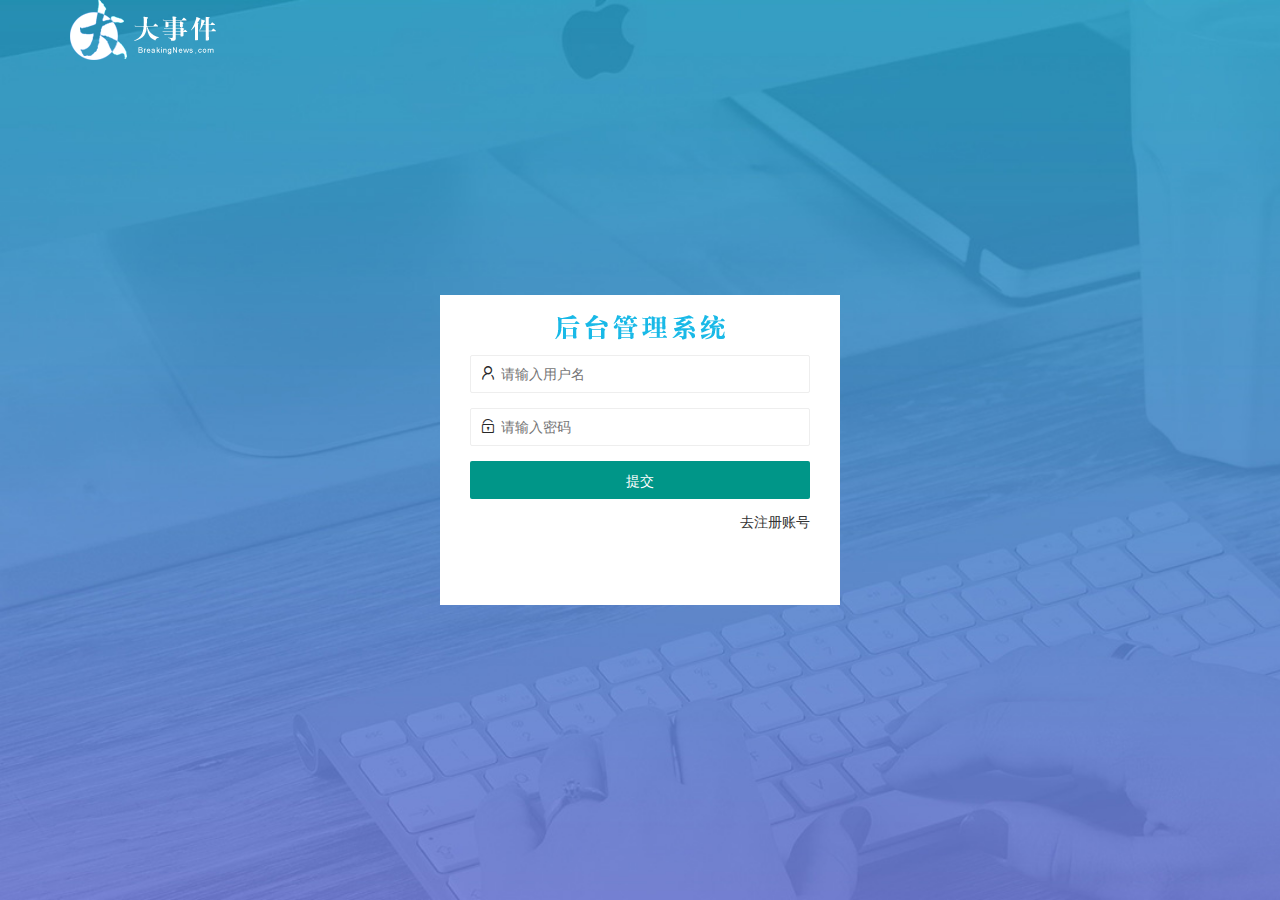
<file: index.html>
<!DOCTYPE html>
<html lang="en">
  <head>
    <meta charset="UTF-8" />
    <meta name="viewport" content="width=device-width, initial-scale=1.0" />
    <title>后台主页</title>
    <!-- 导入 layui 的样式表 -->
    <link rel="stylesheet" href="./assets/layui/css/layui.css" />
    <link rel="stylesheet" href="./assets/fonts/iconfont.css" />
    <link rel="stylesheet" href="./assets/css/index.css" />
    <script>
      if (!localStorage.getItem("token")) {
        location.href = "/login.html";
      }
    </script>
  </head>
  <body class="layui-layout-body">
    <div class="layui-layout layui-layout-admin">
      <div class="layui-header">
        <div class="layui-logo">
          <img src="/assets/images/logo.png" alt="" />
        </div>
        <!-- 头部区域（可配合layui已有的水平导航） -->
        <ul class="layui-nav layui-layout-right">
          <li class="layui-nav-item">
            <a href="javascript:;" class="userinfo">
              <img style="display: none" src="http://t.cn/RCzsdCq" class="layui-nav-img" />
              <span style="display: none" class="text-avatar">A</span>
              个人中心
            </a>
            <dl class="layui-nav-child">
              <dd><a href="./user/user_info.html" target="fm">基本资料</a></dd>
              <dd><a href="./user/user_avatar.html" target="fm">更换头像</a></dd>
              <dd><a href="/user/user_pwd.html" target="fm">重置密码</a></dd>
            </dl>
          </li>
          <li class="layui-nav-item">
            <a href="javascript:;" id="btnout"> <span class="iconfont icon-tuichu"></span>退出</a>
          </li>
        </ul>
      </div>

      <div class="layui-side layui-bg-black">
        <div class="userinfo">
          <img style="display: none" src="http://t.cn/RCzsdCq" class="layui-nav-img" />
          <span style="display: none" class="text-avatar">A</span>
          <span id="welcome"></span>
        </div>
        <div class="layui-side-scroll">
          <!-- 左侧导航区域（可配合layui已有的垂直导航） -->
          <ul lay-shrink="all" class="layui-nav layui-nav-tree" lay-filter="test">
            <li class="layui-nav-item layui-this">
              <a href="/home/dashboard.html" target="fm"><span class="iconfont icon-home"></span>首页</a>
            </li>
            <li class="layui-nav-item">
              <a class="" href="javascript:;"> <span class="iconfont icon-16"></span>文章管理</a>
              <dl class="layui-nav-child">
                <dd>
                  <a href="./artcle/art_cate.html" target="fm"><span class="layui-icon layui-icon-app"></span>文章类别</a>
                </dd>
                <dd>
                  <a href="./artcle/art_list.html" target="fm"><span class="layui-icon layui-icon-app"></span>文章列表</a>
                </dd>
                <dd>
                  <a href="./artcle/art_pub.html" target="fm"><span class="layui-icon layui-icon-app"></span>发表文章</a>
                </dd>
              </dl>
            </li>
            <li class="layui-nav-item">
              <a href="javascript:;"><span class="iconfont icon-user"></span>个人中心</a>
              <dl class="layui-nav-child">
                <dd><a href="./user/user_info.html" target="fm" class="layui-icon layui-icon-app">基本资料</a></dd>
                <dd><a href="./user/user_avatar.html" target="fm" class="layui-icon layui-icon-app">更换头像</a></dd>
                <dd><a href="/user/user_pwd.html" target="fm" class="layui-icon layui-icon-app">重置密码</a></dd>
              </dl>
            </li>
          </ul>
        </div>
      </div>

      <div class="layui-body">
        <!-- 内容主体区域 -->
        <iframe name="fm" src="/home/dashboard.html" frameborder="0"></iframe>
        <!-- <iframe name="fm" src="./user/user_info.html" frameborder="0"></iframe> -->
      </div>

      <div class="layui-footer">
        <!-- 底部固定区域 -->
      </div>
    </div>
    <!-- 导入 layui 的JS文件 -->
    <script src="/assets/lib/layui/layui.all.js"></script>
    <script src="./assets/lib/jquery.js"></script>
    <script src="./assets/js/base.js"></script>
    <script src="./assets/js/index.js"></script>
  </body>
</html>
</file>
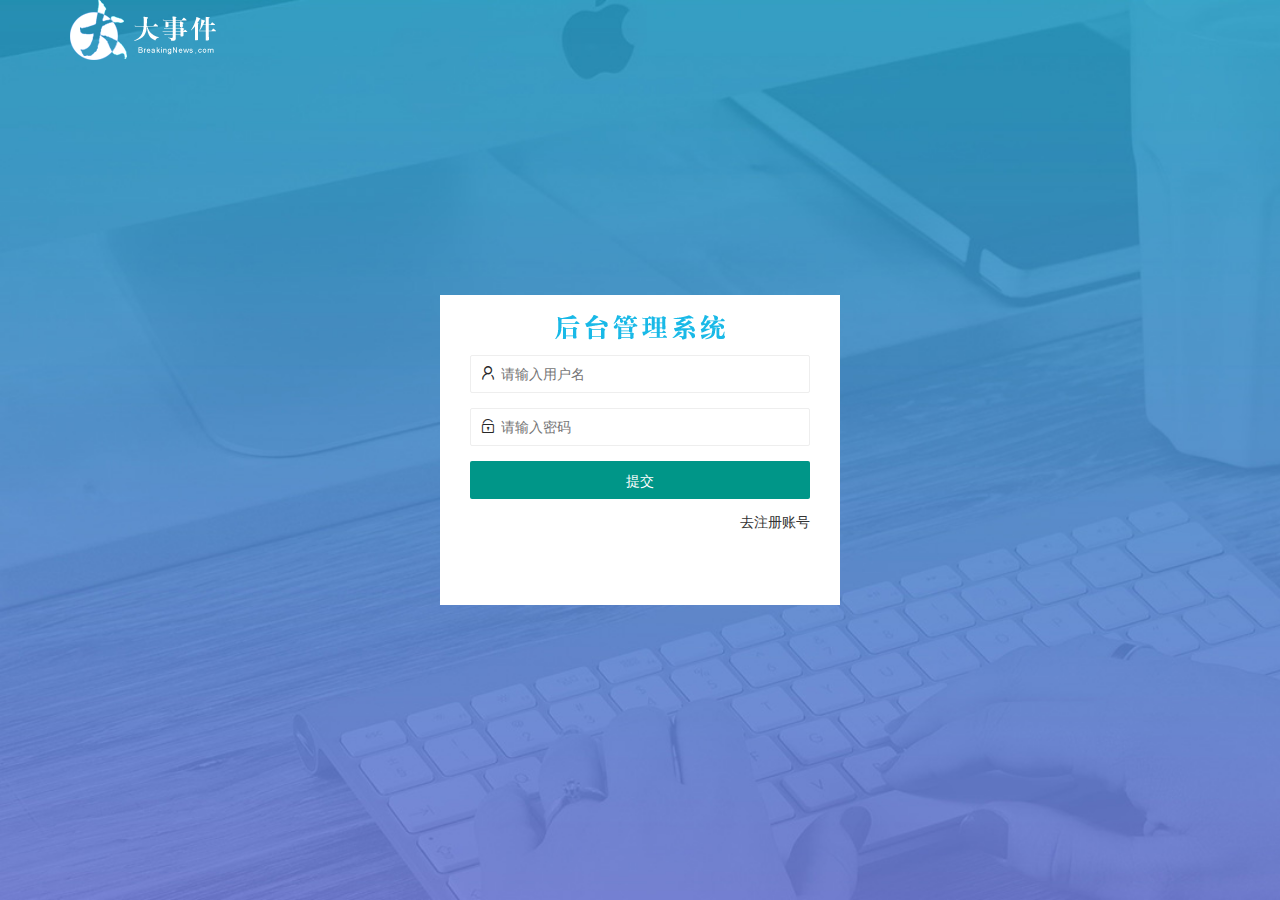
<file: login.html>
<!DOCTYPE html>
<html lang="en">
  <head>
    <meta charset="UTF-8" />
    <meta http-equiv="X-UA-Compatible" content="IE=edge" />
    <meta name="viewport" content="width=device-width, initial-scale=1.0" />
    <title>大事件登录/注册</title>
    <link rel="stylesheet" href="./assets/css/login.css" />
    <link rel="stylesheet" href="./assets/layui/css/layui.css" />
  </head>
  <body>
    <div class="layui-main">
      <div class="formBox">
        <!-- 登录表单 -->
        <div class="login-box">
          <form class="layui-form" id="reg_login">
            <div class="layui-form-item">
              <i class="layui-icon layui-icon-username"></i>
              <input id="login_username" type="text" name="title" required lay-verify="required" placeholder="请输入用户名" autocomplete="off" class="layui-input" />
            </div>
            <div class="layui-form-item">
              <i class="layui-icon layui-icon-password"></i>
              <input id="login_password" required lay-verify="required|pwd" type="password" class="layui-input" placeholder="请输入密码" />
            </div>
            <div class="layui-form-item">
              <button type="submit" lay-submit class="layui-btn layui-btn-fluid">提交</button>
            </div>
            <div class="layui-form-item form-item-link">
              <a href="javascript:;" id="link_reg">去注册账号</a>
            </div>
          </form>
        </div>
        <!-- 注册表单 -->
        <div class="reg-box" style="display: none">
          <form class="layui-form" id="form_reg">
            <div class="layui-form-item">
              <i class="layui-icon layui-icon-username"></i>
              <input type="text" id="reg_username" required lay-verify="required" placeholder="请输入用户名" autocomplete="off" class="layui-input" />
            </div>
            <div class="layui-form-item">
              <i class="layui-icon layui-icon-password"></i>
              <input id="reg_password" lay-verify="required|pwd" type="password" class="layui-input" placeholder="请输入密码" />
            </div>
            <div class="layui-form-item">
              <i class="layui-icon layui-icon-password"></i>
              <input id="reg_password" lay-verify="required|pwd|repwd" type="password" class="layui-input" placeholder="请再次确认密码" />
            </div>
            <div class="layui-form-item">
              <button type="submit" lay-submit class="layui-btn layui-btn-fluid">提交</button>
            </div>
            <div class="layui-form-item form-item-link">
              <a href="javascript:;" id="link_login">去登录账号</a>
            </div>
          </form>
        </div>
      </div>
      <script src="./assets/lib/layui/layui.all.js"></script>
      <script src="./assets/lib/jquery.js"></script>
      <script src="./assets/js/base.js"></script>
      <script src="./assets/js/login.js"></script>
    </div>
  </body>
</html>
</file>
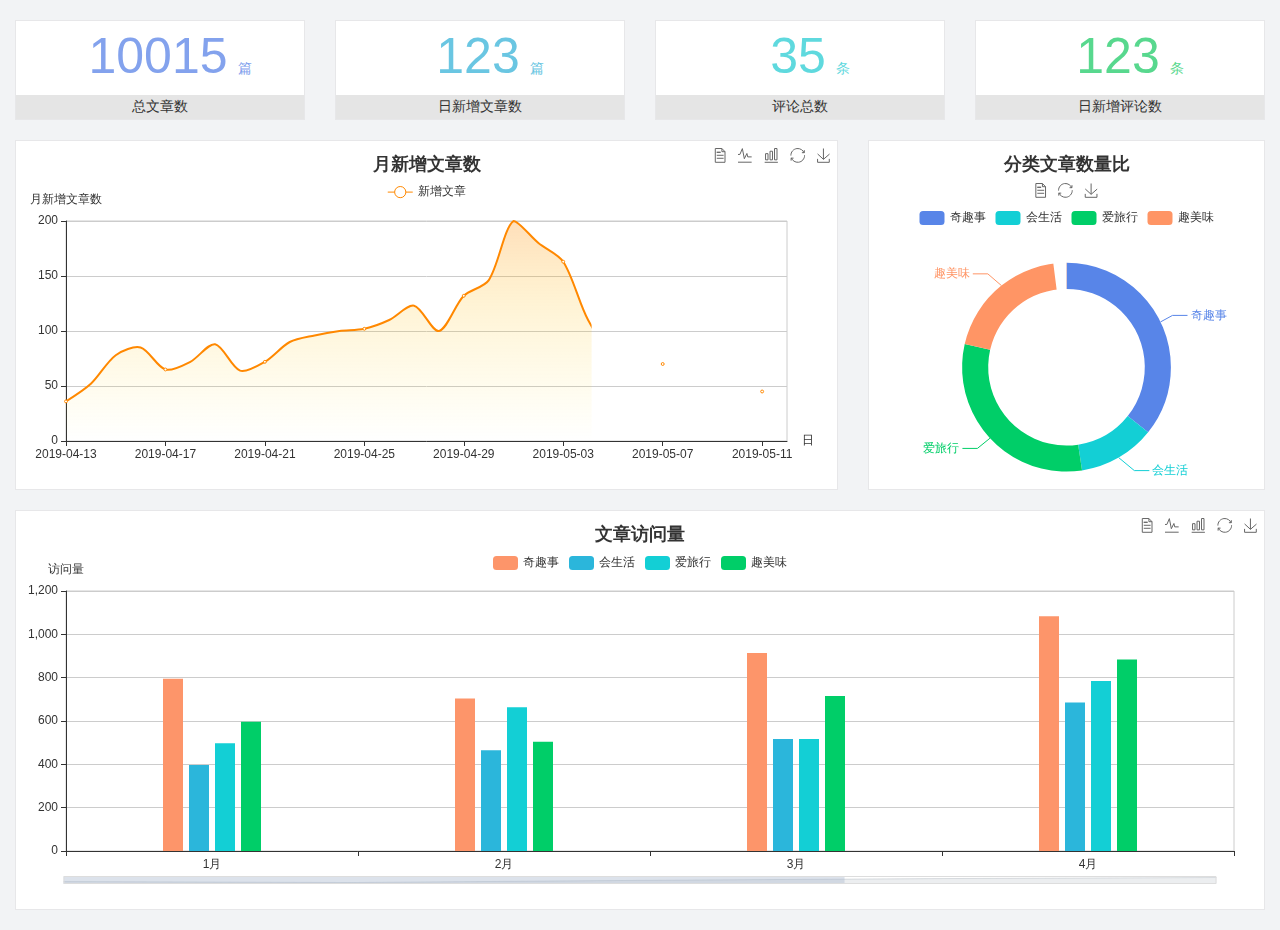
<file: home/dashboard.html>
<!DOCTYPE html>
<html lang="en">

<head>
  <meta charset="UTF-8">
  <meta name="viewport" content="width=device-width, initial-scale=1.0">
  <meta http-equiv="X-UA-Compatible" content="ie=edge">
  <title>图表统计</title>
  <link rel="stylesheet" href="../../assets/lib/bootstrap.css" />
  <link rel="stylesheet" href="../../assets/lib/main.css" />
  <script src="../../assets/lib/jquery.js"></script>
  <script type="text/javascript" src="../../assets/lib/echarts.min.js"></script>
</head>

<body>
  <div class="container-fluid">
    <div class="row spannel_list">
      <div class="col-sm-3 col-xs-6">
        <div class="spannel">
          <em>10015</em><span>篇</span>
          <b>总文章数</b>
        </div>
      </div>
      <div class="col-sm-3 col-xs-6">
        <div class="spannel scolor01">
          <em>123</em><span>篇</span>
          <b>日新增文章数</b>
        </div>
      </div>
      <div class="col-sm-3 col-xs-6">
        <div class="spannel scolor02">
          <em>35</em><span>条</span>
          <b>评论总数</b>
        </div>
      </div>
      <div class="col-sm-3 col-xs-6">
        <div class="spannel scolor03">
          <em>123</em><span>条</span>
          <b>日新增评论数</b>
        </div>
      </div>
    </div>
  </div>

  <div class="container-fluid">
    <div class="row curve-pie">
      <div class="col-lg-8 col-md-8">
        <div class="gragh_pannel" id="curve_show"></div>
      </div>
      <div class="col-lg-4 col-md-4">
        <div class="gragh_pannel" id="pie_show"></div>
      </div>
    </div>
  </div>

  <div class="container-fluid">
    <div class="column_pannel" id="column_show"></div>
  </div>

  <script>
    var oChart = echarts.init(document.getElementById('curve_show'));
    var aList_all = [
      { 'count': 36, 'date': '2019-04-13' },
      { 'count': 52, 'date': '2019-04-14' },
      { 'count': 78, 'date': '2019-04-15' },
      { 'count': 85, 'date': '2019-04-16' },
      { 'count': 65, 'date': '2019-04-17' },
      { 'count': 72, 'date': '2019-04-18' },
      { 'count': 88, 'date': '2019-04-19' },
      { 'count': 64, 'date': '2019-04-20' },
      { 'count': 72, 'date': '2019-04-21' },
      { 'count': 90, 'date': '2019-04-22' },
      { 'count': 96, 'date': '2019-04-23' },
      { 'count': 100, 'date': '2019-04-24' },
      { 'count': 102, 'date': '2019-04-25' },
      { 'count': 110, 'date': '2019-04-26' },
      { 'count': 123, 'date': '2019-04-27' },
      { 'count': 100, 'date': '2019-04-28' },
      { 'count': 132, 'date': '2019-04-29' },
      { 'count': 146, 'date': '2019-04-30' },
      { 'count': 200, 'date': '2019-05-01' },
      { 'count': 180, 'date': '2019-05-02' },
      { 'count': 163, 'date': '2019-05-03' },
      { 'count': 110, 'date': '2019-05-04' },
      { 'count': 80, 'date': '2019-05-05' },
      { 'count': 82, 'date': '2019-05-06' },
      { 'count': 70, 'date': '2019-05-07' },
      { 'count': 65, 'date': '2019-05-08' },
      { 'count': 54, 'date': '2019-05-09' },
      { 'count': 40, 'date': '2019-05-10' },
      { 'count': 45, 'date': '2019-05-11' },
      { 'count': 38, 'date': '2019-05-12' },
    ];

    let aCount = [];
    let aDate = [];

    for (var i = 0; i < aList_all.length; i++) {
      aCount.push(aList_all[i].count);
      aDate.push(aList_all[i].date);
    }

    var chartopt = {
      title: {
        text: '月新增文章数',
        left: 'center',
        top: '10'
      },
      tooltip: {
        trigger: 'axis'
      },
      legend: {
        data: ['新增文章'],
        top: '40'
      },
      toolbox: {
        show: true,
        feature: {
          mark: { show: true },
          dataView: { show: true, readOnly: false },
          magicType: { show: true, type: ['line', 'bar'] },
          restore: { show: true },
          saveAsImage: { show: true }
        }
      },
      calculable: true,
      xAxis: [
        {
          name: '日',
          type: 'category',
          boundaryGap: false,
          data: aDate
        }
      ],
      yAxis: [
        {
          name: '月新增文章数',
          type: 'value'
        }
      ],
      series: [
        {
          name: '新增文章',
          type: 'line',
          smooth: true,
          itemStyle: { normal: { areaStyle: { type: 'default' }, color: '#f80' }, lineStyle: { color: '#f80' } },
          data: aCount
        }],
      areaStyle: {
        normal: {
          color: new echarts.graphic.LinearGradient(0, 0, 0, 1, [{
            offset: 0,
            color: 'rgba(255,136,0,0.39)'
          }, {
            offset: .34,
            color: 'rgba(255,180,0,0.25)'
          }, {
            offset: 1,
            color: 'rgba(255,222,0,0.00)'
          }])

        }
      },
      grid: {
        show: true,
        x: 50,
        x2: 50,
        y: 80,
        height: 220
      }
    };

    oChart.setOption(chartopt);


    var oPie = echarts.init(document.getElementById('pie_show'));
    var oPieopt =
    {
      title: {
        top: 10,
        text: '分类文章数量比',
        x: 'center'
      },
      tooltip: {
        trigger: 'item',
        formatter: "{a} <br/>{b} : {c} ({d}%)"
      },
      color: ['#5885e8', '#13cfd5', '#00ce68', '#ff9565'],
      legend: {
        x: 'center',
        top: 65,
        data: ['奇趣事', '会生活', '爱旅行', '趣美味']
      },
      toolbox: {
        show: true,
        x: 'center',
        top: 35,
        feature: {
          mark: { show: true },
          dataView: { show: true, readOnly: false },
          magicType: {
            show: true,
            type: ['pie', 'funnel'],
            option: {
              funnel: {
                x: '25%',
                width: '50%',
                funnelAlign: 'left',
                max: 1548
              }
            }
          },
          restore: { show: true },
          saveAsImage: { show: true }
        }
      },
      calculable: true,
      series: [
        {
          name: '访问来源',
          type: 'pie',
          radius: ['45%', '60%'],
          center: ['50%', '65%'],
          data: [
            { value: 300, name: '奇趣事' },
            { value: 100, name: '会生活' },
            { value: 260, name: '爱旅行' },
            { value: 180, name: '趣美味' }
          ]
        }
      ]
    };
    oPie.setOption(oPieopt);



    var oColumn = this.echarts.init(document.getElementById('column_show'));
    var oColumnopt =
    {
      title: {
        text: '文章访问量',
        left: 'center',
        top: '10'
      },
      tooltip: {
        trigger: 'axis'
      },
      legend: {
        data: ['奇趣事', '会生活', '爱旅行', '趣美味'],
        top: '40'
      },
      toolbox: {
        show: true,
        feature: {
          mark: { show: true },
          dataView: { show: true, readOnly: false },
          magicType: { show: true, type: ['line', 'bar'] },
          restore: { show: true },
          saveAsImage: { show: true }
        }
      },
      calculable: true,
      xAxis: [
        {
          type: 'category',
          data: ['1月', '2月', '3月', '4月', '5月']
        }
      ],
      yAxis: [
        {
          name: '访问量',
          type: 'value'
        }
      ],
      series: [
        {
          name: '奇趣事',
          type: 'bar',
          barWidth: 20,
          itemStyle: {
            normal: { areaStyle: { type: 'default' }, color: '#fd956a' }
          },
          data: [800, 708, 920, 1090, 1200]
        },
        {
          name: '会生活',
          type: 'bar',
          barWidth: 20,
          itemStyle: {
            normal: { areaStyle: { type: 'default' }, color: '#2bb6db' }
          },
          data: [400, 468, 520, 690, 800]
        },
        {
          name: '爱旅行',
          type: 'bar',
          barWidth: 20,
          itemStyle: {
            normal: { areaStyle: { type: 'default' }, color: '#13cfd5' }
          },
          data: [500, 668, 520, 790, 900]
        },
        {
          name: '趣美味',
          type: 'bar',
          barWidth: 20,
          itemStyle: {
            normal: { areaStyle: { type: 'default' }, color: '#00ce68' }
          },
          data: [600, 508, 720, 890, 1000]
        }
      ],
      grid: {
        show: true,
        x: 50,
        x2: 30,
        y: 80,
        height: 260
      },
      dataZoom: [//给x轴设置滚动条
        {
          start: 0,//默认为0
          end: 100 - 1000 / 31,//默认为100
          type: 'slider',
          show: true,
          xAxisIndex: [0],
          handleSize: 0,//滑动条的 左右2个滑动条的大小
          height: 8,//组件高度
          left: 45, //左边的距离
          right: 50,//右边的距离
          bottom: 26,//右边的距离
          handleColor: '#ddd',//h滑动图标的颜色
          handleStyle: {
            borderColor: "#cacaca",
            borderWidth: "1",
            shadowBlur: 2,
            background: "#ddd",
            shadowColor: "#ddd",
          }
        }]
    };
    oColumn.setOption(oColumnopt);
  </script>
</body>

</html>
</file>
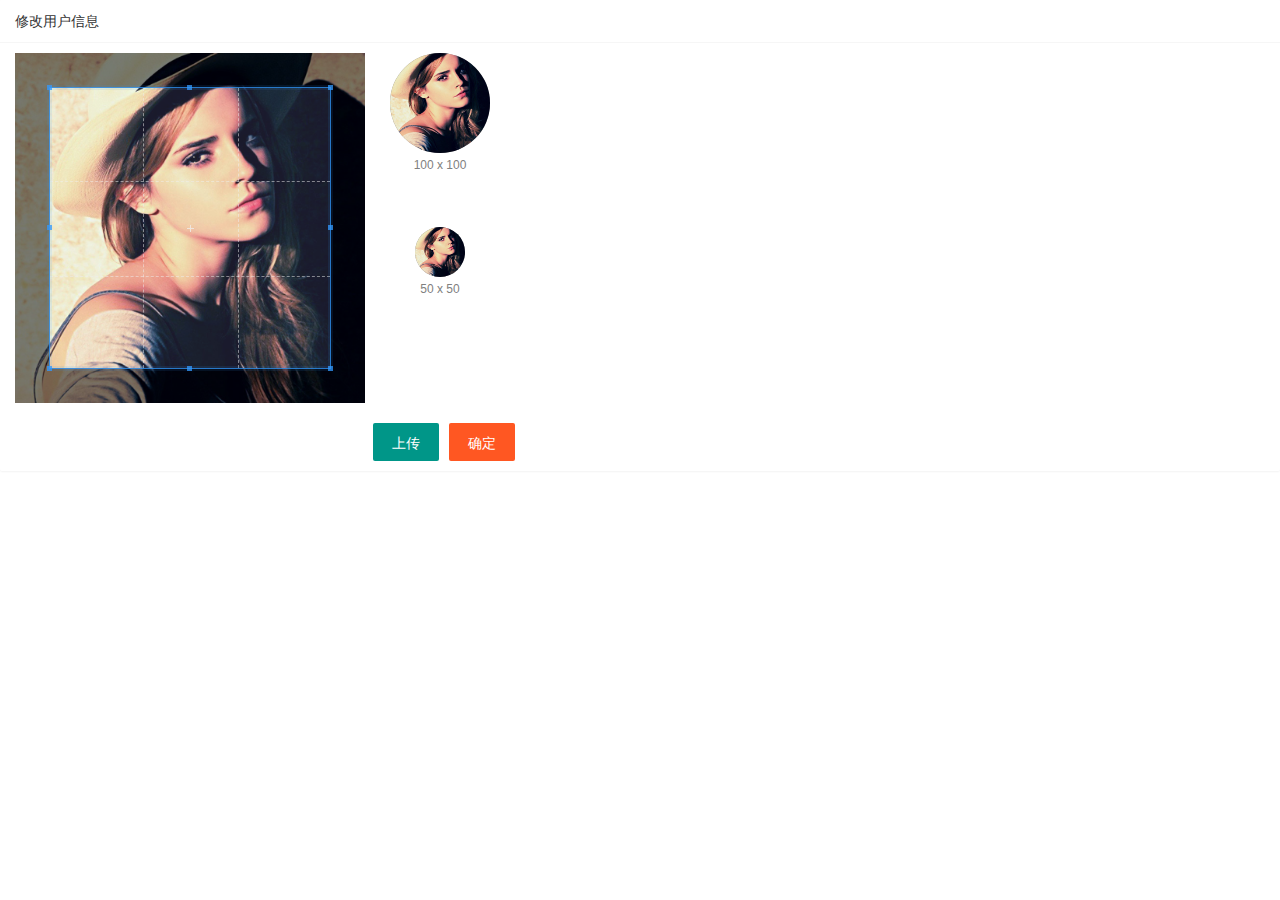
<file: user/user_avatar.html>
<!DOCTYPE html>
<html lang="en">
  <head>
    <meta charset="UTF-8" />
    <meta name="viewport" content="width=device-width, initial-scale=1.0" />
    <title>Document</title>
    <link rel="stylesheet" href="../assets/lib/cropper/cropper.css" />
    <!-- 导入 layui 的样式 -->
    <link rel="stylesheet" href="../assets/layui/css/layui.css" />
    <!-- 导入自己的样式 -->
    <link rel="stylesheet" href="../assets/css/user_avatar.css" />
  </head>
  <body>
    <!-- 卡片区域 -->
    <div class="layui-card">
      <div class="layui-card-header">修改用户信息</div>
      <div class="layui-card-body">
        <!-- form 表单区域 -->
        <!-- 第一行的图片裁剪和预览区域 -->
        <div class="row1">
          <!-- 图片裁剪区域 -->
          <div class="cropper-box">
            <!-- 这个 img 标签很重要，将来会把它初始化为裁剪区域 -->
            <img id="image" src="/assets/images/sample.jpg" />
          </div>
          <!-- 图片的预览区域 -->
          <div class="preview-box">
            <div>
              <!-- 宽高为 100px 的预览区域 -->
              <div class="img-preview w100"></div>
              <p class="size">100 x 100</p>
            </div>
            <div>
              <!-- 宽高为 50px 的预览区域 -->
              <div class="img-preview w50"></div>
              <p class="size">50 x 50</p>
            </div>
          </div>
        </div>

        <!-- 第二行的按钮区域 -->
        <div class="row2">
          <input type="file" name="" id="file" accept="imgge/png,image/jpeg" style="visibility: hidden" />
          <button type="button" class="layui-btn" id="btnFile">上传</button>
          <button type="button" id="btnUpload" class="layui-btn layui-btn-danger">确定</button>
        </div>
      </div>
    </div>
    <!-- 导入 layui 的 js -->
    <script src="/assets/lib/layui/layui.all.js"></script>
    <!-- 导入 jquery -->
    <script src="/assets/lib/jquery.js"></script>
    <script src="../assets/lib/cropper/Cropper.js"></script>
    <script src="../assets/lib/cropper/jquery-cropper.js"></script>
    <script src="/assets/js/base.js"></script>
    <!-- 导入自己的 js -->
    <script src="../assets/js/user_avatar.js"></script>
  </body>
</html>
</file>
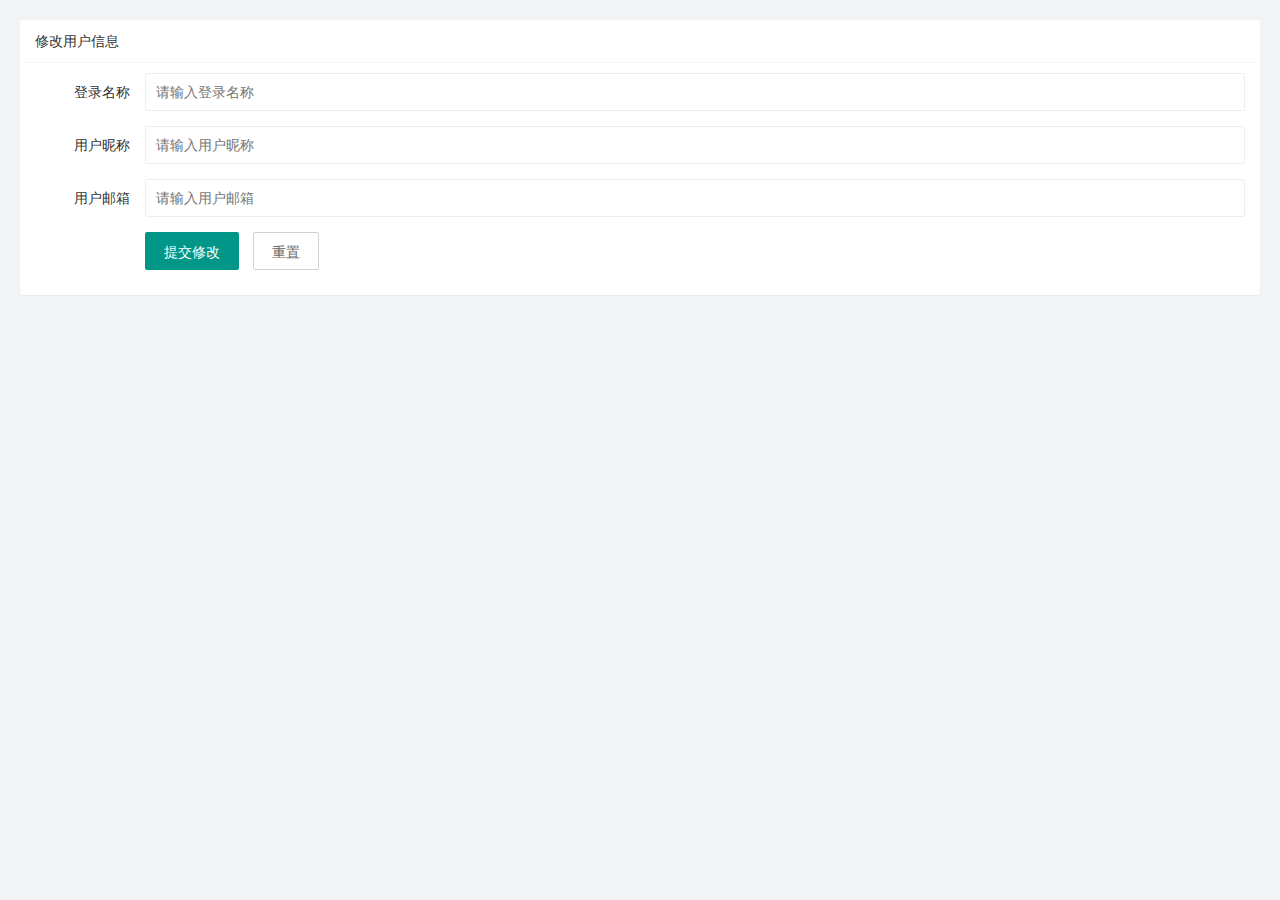
<file: user/user_info.html>
<!DOCTYPE html>
<html lang="en">
  <head>
    <meta charset="UTF-8" />
    <meta name="viewport" content="width=device-width, initial-scale=1.0" />
    <title>Document</title>
    <!-- 导入 layui 的样式 -->
    <link rel="stylesheet" href="../assets/layui/css/layui.css" />
    <!-- 导入自己的样式 -->
    <link rel="stylesheet" href="../assets/css/user_info.css" />
  </head>
  <body>
    <!-- 卡片区域 -->
    <div class="layui-card">
      <div class="layui-card-header">修改用户信息</div>
      <div class="layui-card-body">
        <!-- form 表单区域 -->
        <form class="layui-form" action="" lay-filter="form1" id="form1">
          <input type="hidden" name="id" />
          <div class="layui-form-item">
            <label class="layui-form-label">登录名称</label>
            <div class="layui-input-block">
              <input type="text" name="username" required lay-verify="required" placeholder="请输入登录名称" autocomplete="off" class="layui-input" readonly />
            </div>
          </div>
          <div class="layui-form-item">
            <label class="layui-form-label">用户昵称</label>
            <div class="layui-input-block">
              <input type="text" name="nickname" required lay-verify="required|nickname" placeholder="请输入用户昵称" autocomplete="off" class="layui-input" />
            </div>
          </div>
          <div class="layui-form-item">
            <label class="layui-form-label">用户邮箱</label>
            <div class="layui-input-block">
              <input type="text" name="email" required lay-verify="required|email" placeholder="请输入用户邮箱" autocomplete="off" class="layui-input" />
            </div>
          </div>
          <div class="layui-form-item">
            <div class="layui-input-block">
              <button class="layui-btn" lay-submit lay-filter="formDemo">提交修改</button>
              <button type="reset" id="resetBtn" class="layui-btn layui-btn-primary">重置</button>
            </div>
          </div>
        </form>
      </div>
    </div>
    <!-- 导入 layui 的 js -->
    <script src="/assets/lib/layui/layui.all.js"></script>
    <!-- 导入 jquery -->
    <script src="/assets/lib/jquery.js"></script>
    <script src="/assets/js/base.js"></script>
    <!-- 导入自己的 js -->
    <script src="../assets/js/user_info.js"></script>
  </body>
</html>
</file>
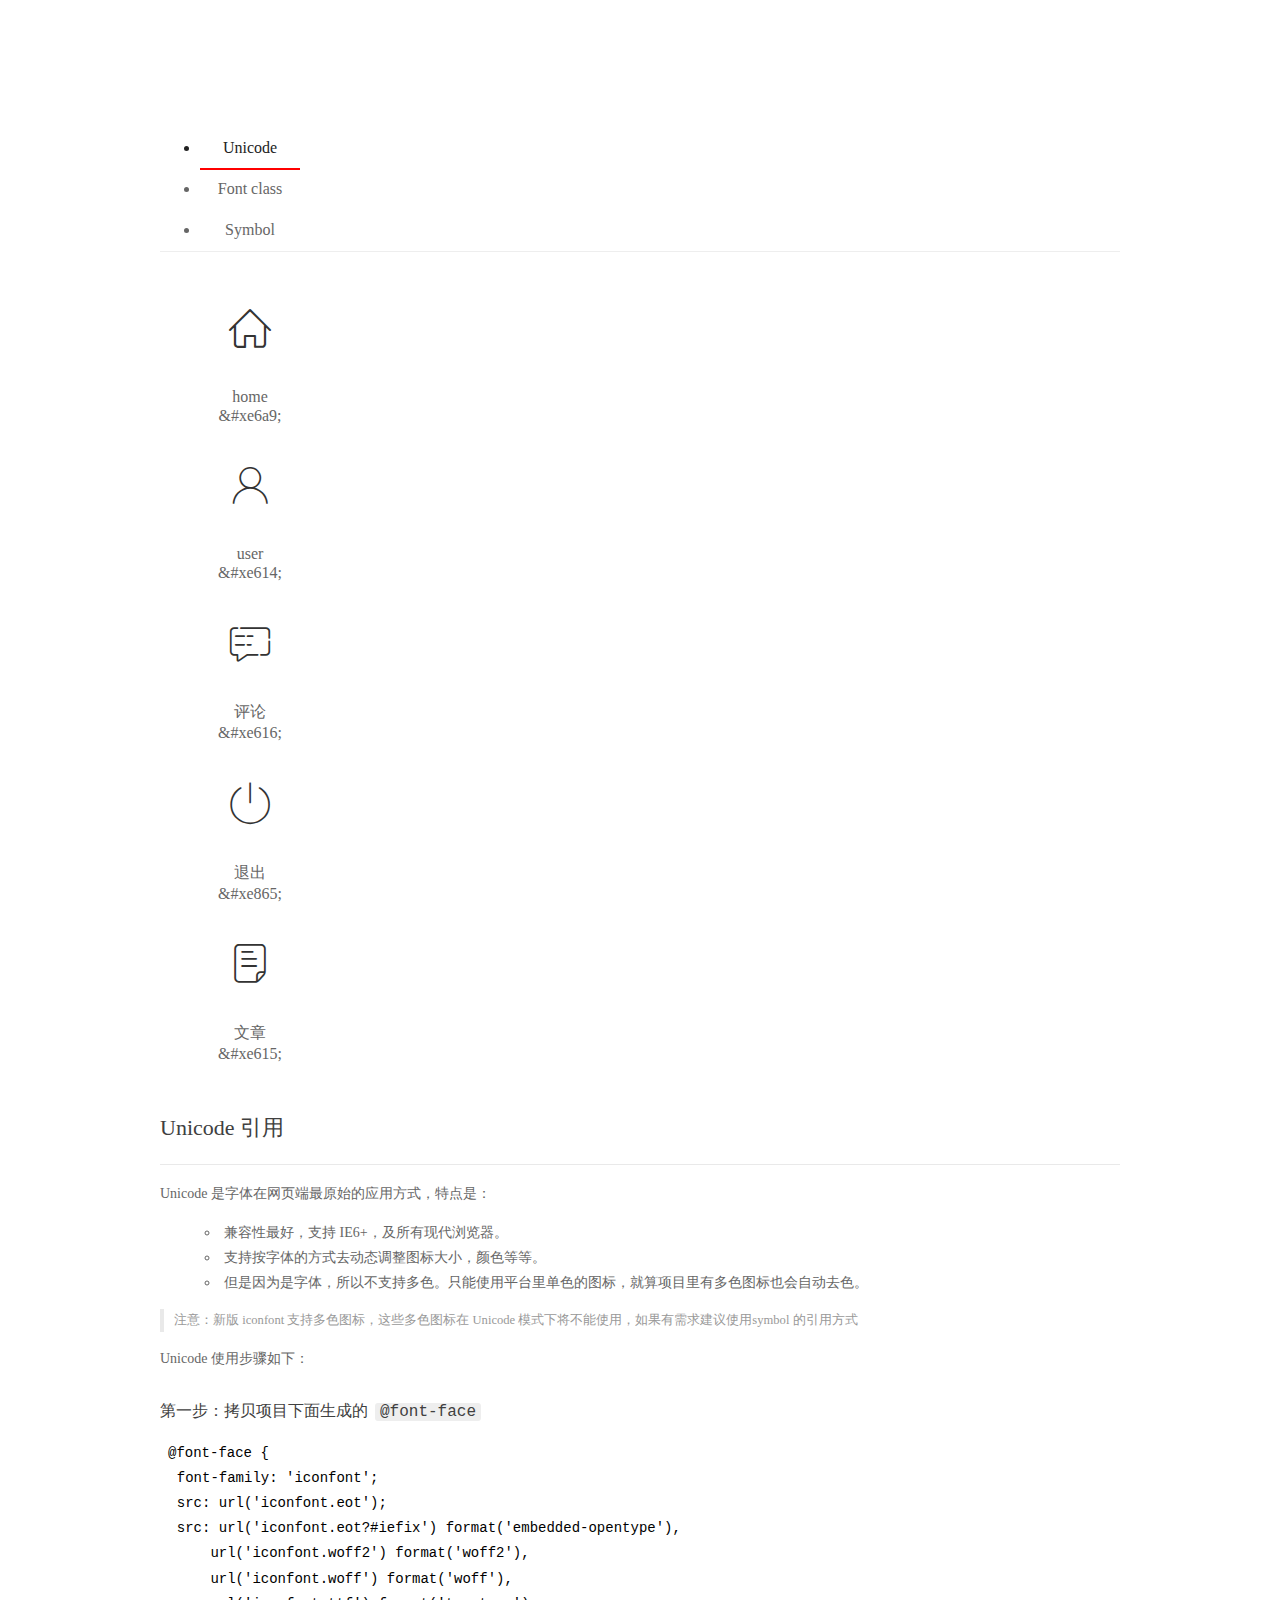
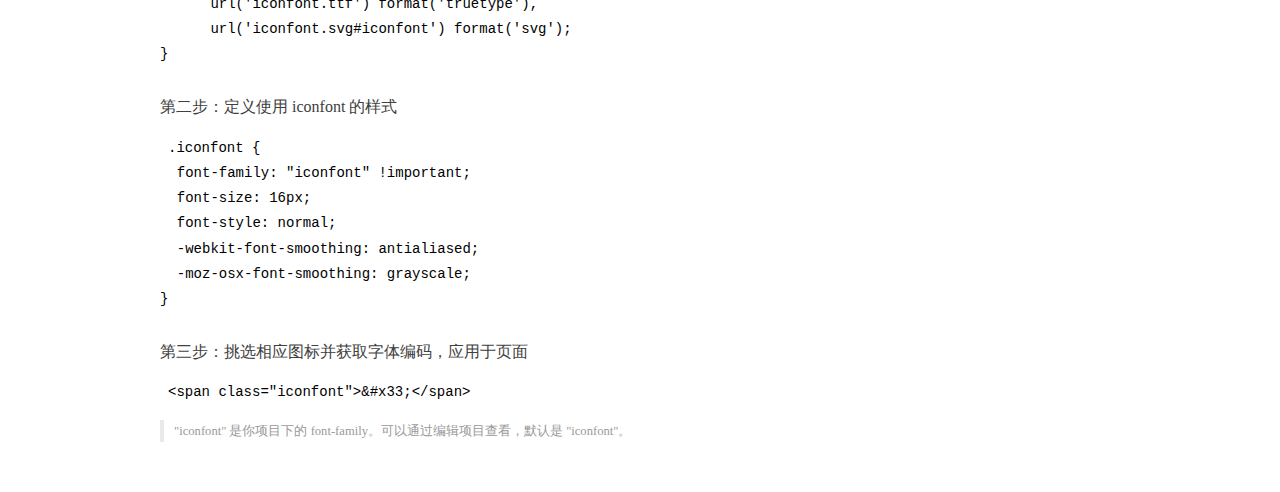
<file: assets/fonts/demo_index.html>
<!DOCTYPE html>
<html>
<head>
  <meta charset="utf-8"/>
  <title>IconFont Demo</title>
  <link rel="shortcut icon" href="https://gtms04.alicdn.com/tps/i4/TB1_oz6GVXXXXaFXpXXJDFnIXXX-64-64.ico" type="image/x-icon"/>
  <link rel="stylesheet" href="https://g.alicdn.com/thx/cube/1.3.2/cube.min.css">
  <link rel="stylesheet" href="demo.css">
  <link rel="stylesheet" href="iconfont.css">
  <script src="iconfont.js"></script>
  <!-- jQuery -->
  <script src="https://a1.alicdn.com/oss/uploads/2018/12/26/7bfddb60-08e8-11e9-9b04-53e73bb6408b.js"></script>
  <!-- 代码高亮 -->
  <script src="https://a1.alicdn.com/oss/uploads/2018/12/26/a3f714d0-08e6-11e9-8a15-ebf944d7534c.js"></script>
</head>
<body>
  <div class="main">
    <h1 class="logo"><a href="https://www.iconfont.cn/" title="iconfont 首页" target="_blank">&#xe86b;</a></h1>
    <div class="nav-tabs">
      <ul id="tabs" class="dib-box">
        <li class="dib active"><span>Unicode</span></li>
        <li class="dib"><span>Font class</span></li>
        <li class="dib"><span>Symbol</span></li>
      </ul>
      
    </div>
    <div class="tab-container">
      <div class="content unicode" style="display: block;">
          <ul class="icon_lists dib-box">
          
            <li class="dib">
              <span class="icon iconfont">&#xe6a9;</span>
                <div class="name">home</div>
                <div class="code-name">&amp;#xe6a9;</div>
              </li>
          
            <li class="dib">
              <span class="icon iconfont">&#xe614;</span>
                <div class="name">user</div>
                <div class="code-name">&amp;#xe614;</div>
              </li>
          
            <li class="dib">
              <span class="icon iconfont">&#xe616;</span>
                <div class="name">评论</div>
                <div class="code-name">&amp;#xe616;</div>
              </li>
          
            <li class="dib">
              <span class="icon iconfont">&#xe865;</span>
                <div class="name">退出</div>
                <div class="code-name">&amp;#xe865;</div>
              </li>
          
            <li class="dib">
              <span class="icon iconfont">&#xe615;</span>
                <div class="name">文章</div>
                <div class="code-name">&amp;#xe615;</div>
              </li>
          
          </ul>
          <div class="article markdown">
          <h2 id="unicode-">Unicode 引用</h2>
          <hr>

          <p>Unicode 是字体在网页端最原始的应用方式，特点是：</p>
          <ul>
            <li>兼容性最好，支持 IE6+，及所有现代浏览器。</li>
            <li>支持按字体的方式去动态调整图标大小，颜色等等。</li>
            <li>但是因为是字体，所以不支持多色。只能使用平台里单色的图标，就算项目里有多色图标也会自动去色。</li>
          </ul>
          <blockquote>
            <p>注意：新版 iconfont 支持多色图标，这些多色图标在 Unicode 模式下将不能使用，如果有需求建议使用symbol 的引用方式</p>
          </blockquote>
          <p>Unicode 使用步骤如下：</p>
          <h3 id="-font-face">第一步：拷贝项目下面生成的 <code>@font-face</code></h3>
<pre><code class="language-css"
>@font-face {
  font-family: 'iconfont';
  src: url('iconfont.eot');
  src: url('iconfont.eot?#iefix') format('embedded-opentype'),
      url('iconfont.woff2') format('woff2'),
      url('iconfont.woff') format('woff'),
      url('iconfont.ttf') format('truetype'),
      url('iconfont.svg#iconfont') format('svg');
}
</code></pre>
          <h3 id="-iconfont-">第二步：定义使用 iconfont 的样式</h3>
<pre><code class="language-css"
>.iconfont {
  font-family: "iconfont" !important;
  font-size: 16px;
  font-style: normal;
  -webkit-font-smoothing: antialiased;
  -moz-osx-font-smoothing: grayscale;
}
</code></pre>
          <h3 id="-">第三步：挑选相应图标并获取字体编码，应用于页面</h3>
<pre>
<code class="language-html"
>&lt;span class="iconfont"&gt;&amp;#x33;&lt;/span&gt;
</code></pre>
          <blockquote>
            <p>"iconfont" 是你项目下的 font-family。可以通过编辑项目查看，默认是 "iconfont"。</p>
          </blockquote>
          </div>
      </div>
      <div class="content font-class">
        <ul class="icon_lists dib-box">
          
          <li class="dib">
            <span class="icon iconfont icon-home"></span>
            <div class="name">
              home
            </div>
            <div class="code-name">.icon-home
            </div>
          </li>
          
          <li class="dib">
            <span class="icon iconfont icon-user"></span>
            <div class="name">
              user
            </div>
            <div class="code-name">.icon-user
            </div>
          </li>
          
          <li class="dib">
            <span class="icon iconfont icon-pinglun"></span>
            <div class="name">
              评论
            </div>
            <div class="code-name">.icon-pinglun
            </div>
          </li>
          
          <li class="dib">
            <span class="icon iconfont icon-tuichu"></span>
            <div class="name">
              退出
            </div>
            <div class="code-name">.icon-tuichu
            </div>
          </li>
          
          <li class="dib">
            <span class="icon iconfont icon-16"></span>
            <div class="name">
              文章
            </div>
            <div class="code-name">.icon-16
            </div>
          </li>
          
        </ul>
        <div class="article markdown">
        <h2 id="font-class-">font-class 引用</h2>
        <hr>

        <p>font-class 是 Unicode 使用方式的一种变种，主要是解决 Unicode 书写不直观，语意不明确的问题。</p>
        <p>与 Unicode 使用方式相比，具有如下特点：</p>
        <ul>
          <li>兼容性良好，支持 IE8+，及所有现代浏览器。</li>
          <li>相比于 Unicode 语意明确，书写更直观。可以很容易分辨这个 icon 是什么。</li>
          <li>因为使用 class 来定义图标，所以当要替换图标时，只需要修改 class 里面的 Unicode 引用。</li>
          <li>不过因为本质上还是使用的字体，所以多色图标还是不支持的。</li>
        </ul>
        <p>使用步骤如下：</p>
        <h3 id="-fontclass-">第一步：引入项目下面生成的 fontclass 代码：</h3>
<pre><code class="language-html">&lt;link rel="stylesheet" href="./iconfont.css"&gt;
</code></pre>
        <h3 id="-">第二步：挑选相应图标并获取类名，应用于页面：</h3>
<pre><code class="language-html">&lt;span class="iconfont icon-xxx"&gt;&lt;/span&gt;
</code></pre>
        <blockquote>
          <p>"
            iconfont" 是你项目下的 font-family。可以通过编辑项目查看，默认是 "iconfont"。</p>
        </blockquote>
      </div>
      </div>
      <div class="content symbol">
          <ul class="icon_lists dib-box">
          
            <li class="dib">
                <svg class="icon svg-icon" aria-hidden="true">
                  <use xlink:href="#icon-home"></use>
                </svg>
                <div class="name">home</div>
                <div class="code-name">#icon-home</div>
            </li>
          
            <li class="dib">
                <svg class="icon svg-icon" aria-hidden="true">
                  <use xlink:href="#icon-user"></use>
                </svg>
                <div class="name">user</div>
                <div class="code-name">#icon-user</div>
            </li>
          
            <li class="dib">
                <svg class="icon svg-icon" aria-hidden="true">
                  <use xlink:href="#icon-pinglun"></use>
                </svg>
                <div class="name">评论</div>
                <div class="code-name">#icon-pinglun</div>
            </li>
          
            <li class="dib">
                <svg class="icon svg-icon" aria-hidden="true">
                  <use xlink:href="#icon-tuichu"></use>
                </svg>
                <div class="name">退出</div>
                <div class="code-name">#icon-tuichu</div>
            </li>
          
            <li class="dib">
                <svg class="icon svg-icon" aria-hidden="true">
                  <use xlink:href="#icon-16"></use>
                </svg>
                <div class="name">文章</div>
                <div class="code-name">#icon-16</div>
            </li>
          
          </ul>
          <div class="article markdown">
          <h2 id="symbol-">Symbol 引用</h2>
          <hr>

          <p>这是一种全新的使用方式，应该说这才是未来的主流，也是平台目前推荐的用法。相关介绍可以参考这篇<a href="">文章</a>
            这种用法其实是做了一个 SVG 的集合，与另外两种相比具有如下特点：</p>
          <ul>
            <li>支持多色图标了，不再受单色限制。</li>
            <li>通过一些技巧，支持像字体那样，通过 <code>font-size</code>, <code>color</code> 来调整样式。</li>
            <li>兼容性较差，支持 IE9+，及现代浏览器。</li>
            <li>浏览器渲染 SVG 的性能一般，还不如 png。</li>
          </ul>
          <p>使用步骤如下：</p>
          <h3 id="-symbol-">第一步：引入项目下面生成的 symbol 代码：</h3>
<pre><code class="language-html">&lt;script src="./iconfont.js"&gt;&lt;/script&gt;
</code></pre>
          <h3 id="-css-">第二步：加入通用 CSS 代码（引入一次就行）：</h3>
<pre><code class="language-html">&lt;style&gt;
.icon {
  width: 1em;
  height: 1em;
  vertical-align: -0.15em;
  fill: currentColor;
  overflow: hidden;
}
&lt;/style&gt;
</code></pre>
          <h3 id="-">第三步：挑选相应图标并获取类名，应用于页面：</h3>
<pre><code class="language-html">&lt;svg class="icon" aria-hidden="true"&gt;
  &lt;use xlink:href="#icon-xxx"&gt;&lt;/use&gt;
&lt;/svg&gt;
</code></pre>
          </div>
      </div>

    </div>
  </div>
  <script>
  $(document).ready(function () {
      $('.tab-container .content:first').show()

      $('#tabs li').click(function (e) {
        var tabContent = $('.tab-container .content')
        var index = $(this).index()

        if ($(this).hasClass('active')) {
          return
        } else {
          $('#tabs li').removeClass('active')
          $(this).addClass('active')

          tabContent.hide().eq(index).fadeIn()
        }
      })
    })
  </script>
</body>
</html>
</file>
<file: assets/layui/css/layui.css>
.layui-inline,img{display:inline-block;vertical-align:middle}h1,h2,h3,h4,h5,h6{font-weight:400}a,body{color:#333}.layui-edge,.layui-header,.layui-inline,.layui-main{position:relative}.layui-edge,hr{height:0;overflow:hidden}.layui-layout-body,.layui-side,.layui-side-scroll{overflow-x:hidden}.layui-edge,.layui-elip,hr{overflow:hidden}.layui-btn,.layui-edge,.layui-inline,img{vertical-align:middle}.layui-btn,.layui-disabled,.layui-icon,.layui-unselect{-moz-user-select:none;-webkit-user-select:none;-ms-user-select:none}blockquote,body,button,dd,div,dl,dt,form,h1,h2,h3,h4,h5,h6,input,li,ol,p,pre,td,textarea,th,ul{margin:0;padding:0;-webkit-tap-highlight-color:rgba(0,0,0,0)}a:active,a:hover{outline:0}img{border:none}li{list-style:none}table{border-collapse:collapse;border-spacing:0}h4,h5,h6{font-size:100%}button,input,optgroup,option,select,textarea{font-family:inherit;font-size:inherit;font-style:inherit;font-weight:inherit;outline:0}pre{white-space:pre-wrap;white-space:-moz-pre-wrap;white-space:-pre-wrap;white-space:-o-pre-wrap;word-wrap:break-word}body{line-height:1.6;color:rgba(0,0,0,.85);font:14px Helvetica Neue,Helvetica,PingFang SC,Tahoma,Arial,sans-serif}hr{line-height:0;margin:10px 0;padding:0;border:none!important;border-bottom:1px solid #eee!important;clear:both;background:0 0}a{text-decoration:none}a:hover{color:#777}a cite{font-style:normal;*cursor:pointer}.layui-border-box,.layui-border-box *{box-sizing:border-box}.layui-box,.layui-box *{box-sizing:content-box}.layui-clear{clear:both;*zoom:1}.layui-clear:after{content:'\20';clear:both;*zoom:1;display:block;height:0}.layui-inline{*display:inline;*zoom:1}.layui-btn,.layui-btn-group,.layui-edge{display:inline-block}.layui-edge{width:0;border-width:6px;border-style:dashed;border-color:transparent}.layui-edge-top{top:-4px;border-bottom-color:#999;border-bottom-style:solid}.layui-edge-right{border-left-color:#999;border-left-style:solid}.layui-edge-bottom{top:2px;border-top-color:#999;border-top-style:solid}.layui-edge-left{border-right-color:#999;border-right-style:solid}.layui-elip{text-overflow:ellipsis;white-space:nowrap}.layui-disabled,.layui-disabled:hover{color:#d2d2d2!important;cursor:not-allowed!important}.layui-circle{border-radius:100%}.layui-show{display:block!important}.layui-hide{display:none!important}.layui-show-v{visibility:visible!important}.layui-hide-v{visibility:hidden!important}@font-face{font-family:layui-icon;src:url(../font/iconfont.eot-v=256)/*tpa=https://www.layui.com/layuiadmin/std/dist/layuiadmin/layui/font/iconfont.eot?v=256*/;src:url(../font/iconfont.eot-v=256#iefix)/*tpa=https://www.layui.com/layuiadmin/std/dist/layuiadmin/layui/font/iconfont.eot?v=256#iefix*/ format('embedded-opentype'),url(../font/iconfont.woff2-v=256)/*tpa=https://www.layui.com/layuiadmin/std/dist/layuiadmin/layui/font/iconfont.woff2?v=256*/ format('woff2'),url(../font/iconfont.woff-v=256)/*tpa=https://www.layui.com/layuiadmin/std/dist/layuiadmin/layui/font/iconfont.woff?v=256*/ format('woff'),url(../font/iconfont.ttf-v=256)/*tpa=https://www.layui.com/layuiadmin/std/dist/layuiadmin/layui/font/iconfont.ttf?v=256*/ format('truetype'),url(../font/iconfont.svg-v=256#layui-icon)/*tpa=https://www.layui.com/layuiadmin/std/dist/layuiadmin/layui/font/iconfont.svg?v=256#layui-icon*/ format('svg')}.layui-icon{font-family:layui-icon!important;font-size:16px;font-style:normal;-webkit-font-smoothing:antialiased;-moz-osx-font-smoothing:grayscale}.layui-icon-reply-fill:before{content:"\e611"}.layui-icon-set-fill:before{content:"\e614"}.layui-icon-menu-fill:before{content:"\e60f"}.layui-icon-search:before{content:"\e615"}.layui-icon-share:before{content:"\e641"}.layui-icon-set-sm:before{content:"\e620"}.layui-icon-engine:before{content:"\e628"}.layui-icon-close:before{content:"\1006"}.layui-icon-close-fill:before{content:"\1007"}.layui-icon-chart-screen:before{content:"\e629"}.layui-icon-star:before{content:"\e600"}.layui-icon-circle-dot:before{content:"\e617"}.layui-icon-chat:before{content:"\e606"}.layui-icon-release:before{content:"\e609"}.layui-icon-list:before{content:"\e60a"}.layui-icon-chart:before{content:"\e62c"}.layui-icon-ok-circle:before{content:"\1005"}.layui-icon-layim-theme:before{content:"\e61b"}.layui-icon-table:before{content:"\e62d"}.layui-icon-right:before{content:"\e602"}.layui-icon-left:before{content:"\e603"}.layui-icon-cart-simple:before{content:"\e698"}.layui-icon-face-cry:before{content:"\e69c"}.layui-icon-face-smile:before{content:"\e6af"}.layui-icon-survey:before{content:"\e6b2"}.layui-icon-tree:before{content:"\e62e"}.layui-icon-ie:before{content:"\e7bb"}.layui-icon-upload-circle:before{content:"\e62f"}.layui-icon-add-circle:before{content:"\e61f"}.layui-icon-download-circle:before{content:"\e601"}.layui-icon-templeate-1:before{content:"\e630"}.layui-icon-util:before{content:"\e631"}.layui-icon-face-surprised:before{content:"\e664"}.layui-icon-edit:before{content:"\e642"}.layui-icon-speaker:before{content:"\e645"}.layui-icon-down:before{content:"\e61a"}.layui-icon-file:before{content:"\e621"}.layui-icon-layouts:before{content:"\e632"}.layui-icon-rate-half:before{content:"\e6c9"}.layui-icon-add-circle-fine:before{content:"\e608"}.layui-icon-prev-circle:before{content:"\e633"}.layui-icon-read:before{content:"\e705"}.layui-icon-404:before{content:"\e61c"}.layui-icon-carousel:before{content:"\e634"}.layui-icon-help:before{content:"\e607"}.layui-icon-code-circle:before{content:"\e635"}.layui-icon-windows:before{content:"\e67f"}.layui-icon-water:before{content:"\e636"}.layui-icon-username:before{content:"\e66f"}.layui-icon-find-fill:before{content:"\e670"}.layui-icon-about:before{content:"\e60b"}.layui-icon-location:before{content:"\e715"}.layui-icon-up:before{content:"\e619"}.layui-icon-pause:before{content:"\e651"}.layui-icon-date:before{content:"\e637"}.layui-icon-layim-uploadfile:before{content:"\e61d"}.layui-icon-delete:before{content:"\e640"}.layui-icon-play:before{content:"\e652"}.layui-icon-top:before{content:"\e604"}.layui-icon-firefox:before{content:"\e686"}.layui-icon-friends:before{content:"\e612"}.layui-icon-refresh-3:before{content:"\e9aa"}.layui-icon-ok:before{content:"\e605"}.layui-icon-layer:before{content:"\e638"}.layui-icon-face-smile-fine:before{content:"\e60c"}.layui-icon-dollar:before{content:"\e659"}.layui-icon-group:before{content:"\e613"}.layui-icon-layim-download:before{content:"\e61e"}.layui-icon-picture-fine:before{content:"\e60d"}.layui-icon-link:before{content:"\e64c"}.layui-icon-diamond:before{content:"\e735"}.layui-icon-log:before{content:"\e60e"}.layui-icon-key:before{content:"\e683"}.layui-icon-rate-solid:before{content:"\e67a"}.layui-icon-fonts-del:before{content:"\e64f"}.layui-icon-unlink:before{content:"\e64d"}.layui-icon-fonts-clear:before{content:"\e639"}.layui-icon-triangle-r:before{content:"\e623"}.layui-icon-circle:before{content:"\e63f"}.layui-icon-radio:before{content:"\e643"}.layui-icon-align-center:before{content:"\e647"}.layui-icon-align-right:before{content:"\e648"}.layui-icon-align-left:before{content:"\e649"}.layui-icon-loading-1:before{content:"\e63e"}.layui-icon-return:before{content:"\e65c"}.layui-icon-fonts-strong:before{content:"\e62b"}.layui-icon-upload:before{content:"\e67c"}.layui-icon-dialogue:before{content:"\e63a"}.layui-icon-video:before{content:"\e6ed"}.layui-icon-headset:before{content:"\e6fc"}.layui-icon-cellphone-fine:before{content:"\e63b"}.layui-icon-add-1:before{content:"\e654"}.layui-icon-face-smile-b:before{content:"\e650"}.layui-icon-fonts-html:before{content:"\e64b"}.layui-icon-screen-full:before{content:"\e622"}.layui-icon-form:before{content:"\e63c"}.layui-icon-cart:before{content:"\e657"}.layui-icon-camera-fill:before{content:"\e65d"}.layui-icon-tabs:before{content:"\e62a"}.layui-icon-heart-fill:before{content:"\e68f"}.layui-icon-fonts-code:before{content:"\e64e"}.layui-icon-ios:before{content:"\e680"}.layui-icon-at:before{content:"\e687"}.layui-icon-fire:before{content:"\e756"}.layui-icon-set:before{content:"\e716"}.layui-icon-fonts-u:before{content:"\e646"}.layui-icon-triangle-d:before{content:"\e625"}.layui-icon-tips:before{content:"\e702"}.layui-icon-picture:before{content:"\e64a"}.layui-icon-more-vertical:before{content:"\e671"}.layui-icon-bluetooth:before{content:"\e689"}.layui-icon-flag:before{content:"\e66c"}.layui-icon-loading:before{content:"\e63d"}.layui-icon-fonts-i:before{content:"\e644"}.layui-icon-refresh-1:before{content:"\e666"}.layui-icon-rmb:before{content:"\e65e"}.layui-icon-addition:before{content:"\e624"}.layui-icon-home:before{content:"\e68e"}.layui-icon-time:before{content:"\e68d"}.layui-icon-user:before{content:"\e770"}.layui-icon-notice:before{content:"\e667"}.layui-icon-chrome:before{content:"\e68a"}.layui-icon-edge:before{content:"\e68b"}.layui-icon-login-weibo:before{content:"\e675"}.layui-icon-voice:before{content:"\e688"}.layui-icon-upload-drag:before{content:"\e681"}.layui-icon-login-qq:before{content:"\e676"}.layui-icon-snowflake:before{content:"\e6b1"}.layui-icon-heart:before{content:"\e68c"}.layui-icon-logout:before{content:"\e682"}.layui-icon-file-b:before{content:"\e655"}.layui-icon-template:before{content:"\e663"}.layui-icon-transfer:before{content:"\e691"}.layui-icon-auz:before{content:"\e672"}.layui-icon-console:before{content:"\e665"}.layui-icon-app:before{content:"\e653"}.layui-icon-prev:before{content:"\e65a"}.layui-icon-website:before{content:"\e7ae"}.layui-icon-next:before{content:"\e65b"}.layui-icon-component:before{content:"\e857"}.layui-icon-android:before{content:"\e684"}.layui-icon-more:before{content:"\e65f"}.layui-icon-login-wechat:before{content:"\e677"}.layui-icon-shrink-right:before{content:"\e668"}.layui-icon-spread-left:before{content:"\e66b"}.layui-icon-camera:before{content:"\e660"}.layui-icon-note:before{content:"\e66e"}.layui-icon-refresh:before{content:"\e669"}.layui-icon-female:before{content:"\e661"}.layui-icon-male:before{content:"\e662"}.layui-icon-screen-restore:before{content:"\e758"}.layui-icon-password:before{content:"\e673"}.layui-icon-senior:before{content:"\e674"}.layui-icon-theme:before{content:"\e66a"}.layui-icon-tread:before{content:"\e6c5"}.layui-icon-praise:before{content:"\e6c6"}.layui-icon-star-fill:before{content:"\e658"}.layui-icon-rate:before{content:"\e67b"}.layui-icon-template-1:before{content:"\e656"}.layui-icon-vercode:before{content:"\e679"}.layui-icon-service:before{content:"\e626"}.layui-icon-cellphone:before{content:"\e678"}.layui-icon-print:before{content:"\e66d"}.layui-icon-cols:before{content:"\e610"}.layui-icon-wifi:before{content:"\e7e0"}.layui-icon-export:before{content:"\e67d"}.layui-icon-rss:before{content:"\e808"}.layui-icon-slider:before{content:"\e714"}.layui-icon-email:before{content:"\e618"}.layui-icon-subtraction:before{content:"\e67e"}.layui-icon-mike:before{content:"\e6dc"}.layui-icon-light:before{content:"\e748"}.layui-icon-gift:before{content:"\e627"}.layui-icon-mute:before{content:"\e685"}.layui-icon-reduce-circle:before{content:"\e616"}.layui-icon-music:before{content:"\e690"}.layui-main{width:1140px;margin:0 auto}.layui-header{z-index:1000;height:60px}.layui-header a:hover{transition:all .5s;-webkit-transition:all .5s}.layui-side{position:fixed;left:0;top:0;bottom:0;z-index:999;width:200px}.layui-side-scroll{position:relative;width:220px;height:100%}.layui-body{position:relative;left:200px;right:0;top:0;bottom:0;z-index:900;width:auto;box-sizing:border-box}.layui-layout-admin .layui-header{position:fixed;top:0;left:0;right:0;background-color:#23262E}.layui-layout-admin .layui-side{top:60px;width:200px;overflow-x:hidden}.layui-layout-admin .layui-body{position:absolute;top:60px;padding-bottom:44px}.layui-layout-admin .layui-main{width:auto;margin:0 15px}.layui-layout-admin .layui-footer{position:fixed;left:200px;right:0;bottom:0;z-index:990;height:44px;line-height:44px;padding:0 15px;box-shadow:-1px 0 4px rgb(0 0 0 / 12%);background-color:#FAFAFA}.layui-layout-admin .layui-logo{position:absolute;left:0;top:0;width:200px;height:100%;line-height:60px;text-align:center;color:#009688;font-size:16px;box-shadow:0 1px 2px 0 rgb(0 0 0 / 15%)}.layui-layout-admin .layui-header .layui-nav{background:0 0}.layui-layout-left{position:absolute!important;left:200px;top:0}.layui-layout-right{position:absolute!important;right:0;top:0}.layui-container{position:relative;margin:0 auto;padding:0 15px;box-sizing:border-box}.layui-fluid{position:relative;margin:0 auto;padding:0 15px}.layui-row:after,.layui-row:before{content:"";display:block;clear:both}.layui-col-lg1,.layui-col-lg10,.layui-col-lg11,.layui-col-lg12,.layui-col-lg2,.layui-col-lg3,.layui-col-lg4,.layui-col-lg5,.layui-col-lg6,.layui-col-lg7,.layui-col-lg8,.layui-col-lg9,.layui-col-md1,.layui-col-md10,.layui-col-md11,.layui-col-md12,.layui-col-md2,.layui-col-md3,.layui-col-md4,.layui-col-md5,.layui-col-md6,.layui-col-md7,.layui-col-md8,.layui-col-md9,.layui-col-sm1,.layui-col-sm10,.layui-col-sm11,.layui-col-sm12,.layui-col-sm2,.layui-col-sm3,.layui-col-sm4,.layui-col-sm5,.layui-col-sm6,.layui-col-sm7,.layui-col-sm8,.layui-col-sm9,.layui-col-xs1,.layui-col-xs10,.layui-col-xs11,.layui-col-xs12,.layui-col-xs2,.layui-col-xs3,.layui-col-xs4,.layui-col-xs5,.layui-col-xs6,.layui-col-xs7,.layui-col-xs8,.layui-col-xs9{position:relative;display:block;box-sizing:border-box}.layui-col-xs1,.layui-col-xs10,.layui-col-xs11,.layui-col-xs12,.layui-col-xs2,.layui-col-xs3,.layui-col-xs4,.layui-col-xs5,.layui-col-xs6,.layui-col-xs7,.layui-col-xs8,.layui-col-xs9{float:left}.layui-col-xs1{width:8.33333333%}.layui-col-xs2{width:16.66666667%}.layui-col-xs3{width:25%}.layui-col-xs4{width:33.33333333%}.layui-col-xs5{width:41.66666667%}.layui-col-xs6{width:50%}.layui-col-xs7{width:58.33333333%}.layui-col-xs8{width:66.66666667%}.layui-col-xs9{width:75%}.layui-col-xs10{width:83.33333333%}.layui-col-xs11{width:91.66666667%}.layui-col-xs12{width:100%}.layui-col-xs-offset1{margin-left:8.33333333%}.layui-col-xs-offset2{margin-left:16.66666667%}.layui-col-xs-offset3{margin-left:25%}.layui-col-xs-offset4{margin-left:33.33333333%}.layui-col-xs-offset5{margin-left:41.66666667%}.layui-col-xs-offset6{margin-left:50%}.layui-col-xs-offset7{margin-left:58.33333333%}.layui-col-xs-offset8{margin-left:66.66666667%}.layui-col-xs-offset9{margin-left:75%}.layui-col-xs-offset10{margin-left:83.33333333%}.layui-col-xs-offset11{margin-left:91.66666667%}.layui-col-xs-offset12{margin-left:100%}@media screen and (max-width:768px){.layui-hide-xs{display:none!important}.layui-show-xs-block{display:block!important}.layui-show-xs-inline{display:inline!important}.layui-show-xs-inline-block{display:inline-block!important}}@media screen and (min-width:768px){.layui-container{width:750px}.layui-hide-sm{display:none!important}.layui-show-sm-block{display:block!important}.layui-show-sm-inline{display:inline!important}.layui-show-sm-inline-block{display:inline-block!important}.layui-col-sm1,.layui-col-sm10,.layui-col-sm11,.layui-col-sm12,.layui-col-sm2,.layui-col-sm3,.layui-col-sm4,.layui-col-sm5,.layui-col-sm6,.layui-col-sm7,.layui-col-sm8,.layui-col-sm9{float:left}.layui-col-sm1{width:8.33333333%}.layui-col-sm2{width:16.66666667%}.layui-col-sm3{width:25%}.layui-col-sm4{width:33.33333333%}.layui-col-sm5{width:41.66666667%}.layui-col-sm6{width:50%}.layui-col-sm7{width:58.33333333%}.layui-col-sm8{width:66.66666667%}.layui-col-sm9{width:75%}.layui-col-sm10{width:83.33333333%}.layui-col-sm11{width:91.66666667%}.layui-col-sm12{width:100%}.layui-col-sm-offset1{margin-left:8.33333333%}.layui-col-sm-offset2{margin-left:16.66666667%}.layui-col-sm-offset3{margin-left:25%}.layui-col-sm-offset4{margin-left:33.33333333%}.layui-col-sm-offset5{margin-left:41.66666667%}.layui-col-sm-offset6{margin-left:50%}.layui-col-sm-offset7{margin-left:58.33333333%}.layui-col-sm-offset8{margin-left:66.66666667%}.layui-col-sm-offset9{margin-left:75%}.layui-col-sm-offset10{margin-left:83.33333333%}.layui-col-sm-offset11{margin-left:91.66666667%}.layui-col-sm-offset12{margin-left:100%}}@media screen and (min-width:992px){.layui-container{width:970px}.layui-hide-md{display:none!important}.layui-show-md-block{display:block!important}.layui-show-md-inline{display:inline!important}.layui-show-md-inline-block{display:inline-block!important}.layui-col-md1,.layui-col-md10,.layui-col-md11,.layui-col-md12,.layui-col-md2,.layui-col-md3,.layui-col-md4,.layui-col-md5,.layui-col-md6,.layui-col-md7,.layui-col-md8,.layui-col-md9{float:left}.layui-col-md1{width:8.33333333%}.layui-col-md2{width:16.66666667%}.layui-col-md3{width:25%}.layui-col-md4{width:33.33333333%}.layui-col-md5{width:41.66666667%}.layui-col-md6{width:50%}.layui-col-md7{width:58.33333333%}.layui-col-md8{width:66.66666667%}.layui-col-md9{width:75%}.layui-col-md10{width:83.33333333%}.layui-col-md11{width:91.66666667%}.layui-col-md12{width:100%}.layui-col-md-offset1{margin-left:8.33333333%}.layui-col-md-offset2{margin-left:16.66666667%}.layui-col-md-offset3{margin-left:25%}.layui-col-md-offset4{margin-left:33.33333333%}.layui-col-md-offset5{margin-left:41.66666667%}.layui-col-md-offset6{margin-left:50%}.layui-col-md-offset7{margin-left:58.33333333%}.layui-col-md-offset8{margin-left:66.66666667%}.layui-col-md-offset9{margin-left:75%}.layui-col-md-offset10{margin-left:83.33333333%}.layui-col-md-offset11{margin-left:91.66666667%}.layui-col-md-offset12{margin-left:100%}}@media screen and (min-width:1200px){.layui-container{width:1170px}.layui-hide-lg{display:none!important}.layui-show-lg-block{display:block!important}.layui-show-lg-inline{display:inline!important}.layui-show-lg-inline-block{display:inline-block!important}.layui-col-lg1,.layui-col-lg10,.layui-col-lg11,.layui-col-lg12,.layui-col-lg2,.layui-col-lg3,.layui-col-lg4,.layui-col-lg5,.layui-col-lg6,.layui-col-lg7,.layui-col-lg8,.layui-col-lg9{float:left}.layui-col-lg1{width:8.33333333%}.layui-col-lg2{width:16.66666667%}.layui-col-lg3{width:25%}.layui-col-lg4{width:33.33333333%}.layui-col-lg5{width:41.66666667%}.layui-col-lg6{width:50%}.layui-col-lg7{width:58.33333333%}.layui-col-lg8{width:66.66666667%}.layui-col-lg9{width:75%}.layui-col-lg10{width:83.33333333%}.layui-col-lg11{width:91.66666667%}.layui-col-lg12{width:100%}.layui-col-lg-offset1{margin-left:8.33333333%}.layui-col-lg-offset2{margin-left:16.66666667%}.layui-col-lg-offset3{margin-left:25%}.layui-col-lg-offset4{margin-left:33.33333333%}.layui-col-lg-offset5{margin-left:41.66666667%}.layui-col-lg-offset6{margin-left:50%}.layui-col-lg-offset7{margin-left:58.33333333%}.layui-col-lg-offset8{margin-left:66.66666667%}.layui-col-lg-offset9{margin-left:75%}.layui-col-lg-offset10{margin-left:83.33333333%}.layui-col-lg-offset11{margin-left:91.66666667%}.layui-col-lg-offset12{margin-left:100%}}.layui-col-space1{margin:-.5px}.layui-col-space1>*{padding:.5px}.layui-col-space2{margin:-1px}.layui-col-space2>*{padding:1px}.layui-col-space4{margin:-2px}.layui-col-space4>*{padding:2px}.layui-col-space5{margin:-2.5px}.layui-col-space5>*{padding:2.5px}.layui-col-space6{margin:-3px}.layui-col-space6>*{padding:3px}.layui-col-space8{margin:-4px}.layui-col-space8>*{padding:4px}.layui-col-space10{margin:-5px}.layui-col-space10>*{padding:5px}.layui-col-space12{margin:-6px}.layui-col-space12>*{padding:6px}.layui-col-space14{margin:-7px}.layui-col-space14>*{padding:7px}.layui-col-space15{margin:-7.5px}.layui-col-space15>*{padding:7.5px}.layui-col-space16{margin:-8px}.layui-col-space16>*{padding:8px}.layui-col-space18{margin:-9px}.layui-col-space18>*{padding:9px}.layui-col-space20{margin:-10px}.layui-col-space20>*{padding:10px}.layui-col-space22{margin:-11px}.layui-col-space22>*{padding:11px}.layui-col-space24{margin:-12px}.layui-col-space24>*{padding:12px}.layui-col-space25{margin:-12.5px}.layui-col-space25>*{padding:12.5px}.layui-col-space26{margin:-13px}.layui-col-space26>*{padding:13px}.layui-col-space28{margin:-14px}.layui-col-space28>*{padding:14px}.layui-col-space30{margin:-15px}.layui-col-space30>*{padding:15px}.layui-btn,.layui-input,.layui-select,.layui-textarea,.layui-upload-button{outline:0;-webkit-appearance:none;transition:all .3s;-webkit-transition:all .3s;box-sizing:border-box}.layui-elem-quote{margin-bottom:10px;padding:15px;line-height:1.6;border-left:5px solid #5FB878;border-radius:0 2px 2px 0;background-color:#FAFAFA}.layui-quote-nm{border-style:solid;border-width:1px 1px 1px 5px;background:0 0}.layui-elem-field{margin-bottom:10px;padding:0;border-width:1px;border-style:solid}.layui-elem-field legend{margin-left:20px;padding:0 10px;font-size:20px;font-weight:300}.layui-field-title{margin:10px 0 20px;border-width:1px 0 0}.layui-field-box{padding:15px}.layui-field-title .layui-field-box{padding:10px 0}.layui-progress{position:relative;height:6px;border-radius:20px;background-color:#eee}.layui-progress-bar{position:absolute;left:0;top:0;width:0;max-width:100%;height:6px;border-radius:20px;text-align:right;background-color:#5FB878;transition:all .3s;-webkit-transition:all .3s}.layui-progress-big,.layui-progress-big .layui-progress-bar{height:18px;line-height:18px}.layui-progress-text{position:relative;top:-20px;line-height:18px;font-size:12px;color:#666}.layui-progress-big .layui-progress-text{position:static;padding:0 10px;color:#fff}.layui-collapse{border-width:1px;border-style:solid;border-radius:2px}.layui-colla-content,.layui-colla-item{border-top-width:1px;border-top-style:solid}.layui-colla-item:first-child{border-top:none}.layui-colla-title{position:relative;height:42px;line-height:42px;padding:0 15px 0 35px;color:#333;background-color:#FAFAFA;cursor:pointer;font-size:14px;overflow:hidden}.layui-colla-content{display:none;padding:10px 15px;line-height:1.6;color:#666}.layui-colla-icon{position:absolute;left:15px;top:0;font-size:14px}.layui-card-body,.layui-card-header,.layui-form-label,.layui-form-mid,.layui-form-select,.layui-input-block,.layui-input-inline,.layui-panel,.layui-textarea{position:relative}.layui-card{margin-bottom:15px;border-radius:2px;background-color:#fff;box-shadow:0 1px 2px 0 rgba(0,0,0,.05)}.layui-form-select dl,.layui-panel{box-shadow:1px 1px 4px rgb(0 0 0 / 8%)}.layui-card:last-child{margin-bottom:0}.layui-card-header{height:42px;line-height:42px;padding:0 15px;border-bottom:1px solid #f6f6f6;color:#333;border-radius:2px 2px 0 0;font-size:14px}.layui-card-body{padding:10px 15px;line-height:24px}.layui-card-body[pad15]{padding:15px}.layui-card-body[pad20]{padding:20px}.layui-card-body .layui-table{margin:5px 0}.layui-card .layui-tab{margin:0}.layui-panel{border-width:1px;border-style:solid;border-radius:2px;background-color:#fff;color:#666}.layui-bg-black,.layui-bg-blue,.layui-bg-cyan,.layui-bg-green,.layui-bg-orange,.layui-bg-red{color:#fff!important}.layui-panel-window{position:relative;padding:15px;border-radius:0;border-top:5px solid #eee;background-color:#fff}.layui-border,.layui-border-black,.layui-border-blue,.layui-border-cyan,.layui-border-green,.layui-border-orange,.layui-border-red{border-width:1px;border-style:solid}.layui-auxiliar-moving{position:fixed;left:0;right:0;top:0;bottom:0;width:100%;height:100%;background:0 0;z-index:9999999999}.layui-bg-red{background-color:#FF5722!important}.layui-bg-orange{background-color:#FFB800!important}.layui-bg-green{background-color:#009688!important}.layui-bg-cyan{background-color:#2F4056!important}.layui-bg-blue{background-color:#1E9FFF!important}.layui-bg-black{background-color:#393D49!important}.layui-bg-gray{background-color:#FAFAFA!important;color:#666!important}.layui-badge-rim,.layui-border,.layui-colla-content,.layui-colla-item,.layui-collapse,.layui-elem-field,.layui-form-pane .layui-form-item[pane],.layui-form-pane .layui-form-label,.layui-input,.layui-layedit,.layui-layedit-tool,.layui-panel,.layui-quote-nm,.layui-select,.layui-tab-bar,.layui-tab-card,.layui-tab-title,.layui-tab-title .layui-this:after,.layui-textarea{border-color:#eee}.layui-border{color:#666!important}.layui-border-red{border-color:#FF5722!important;color:#FF5722!important}.layui-border-orange{border-color:#FFB800!important;color:#FFB800!important}.layui-border-green{border-color:#009688!important;color:#009688!important}.layui-border-cyan{border-color:#2F4056!important;color:#2F4056!important}.layui-border-blue{border-color:#1E9FFF!important;color:#1E9FFF!important}.layui-border-black{border-color:#393D49!important;color:#393D49!important}.layui-timeline-item:before{background-color:#eee}.layui-text{line-height:1.6;font-size:14px;color:#666}.layui-text h1,.layui-text h2,.layui-text h3{font-weight:500;color:#333}.layui-text h1{font-size:30px}.layui-text h2{font-size:24px}.layui-text h3{font-size:18px}.layui-text a:not(.layui-btn){color:#01AAED}.layui-text a:not(.layui-btn):hover{text-decoration:underline}.layui-text ul{padding:5px 0 5px 15px}.layui-text ul li{margin-top:5px;list-style-type:disc}.layui-text em,.layui-word-aux{color:#999!important;padding-left:5px!important;padding-right:5px!important}.layui-text p{margin:10px 0}.layui-text p:first-child{margin-top:0}.layui-font-12{font-size:12px!important}.layui-font-14{font-size:14px!important}.layui-font-16{font-size:16px!important}.layui-font-18{font-size:18px!important}.layui-font-20{font-size:20px!important}.layui-font-red{color:#FF5722!important}.layui-font-orange{color:#FFB800!important}.layui-font-green{color:#009688!important}.layui-font-cyan{color:#2F4056!important}.layui-font-blue{color:#01AAED!important}.layui-font-black{color:#000!important}.layui-font-gray{color:#c2c2c2!important}.layui-btn{height:38px;line-height:38px;border:1px solid transparent;padding:0 18px;background-color:#009688;color:#fff;white-space:nowrap;text-align:center;font-size:14px;border-radius:2px;cursor:pointer}.layui-btn:hover{opacity:.8;filter:alpha(opacity=80);color:#fff}.layui-btn:active{opacity:1;filter:alpha(opacity=100)}.layui-btn+.layui-btn{margin-left:10px}.layui-btn-container{font-size:0}.layui-btn-container .layui-btn{margin-right:10px;margin-bottom:10px}.layui-btn-container .layui-btn+.layui-btn{margin-left:0}.layui-table .layui-btn-container .layui-btn{margin-bottom:9px}.layui-btn-radius{border-radius:100px}.layui-btn .layui-icon{padding:0 2px;vertical-align:middle\9;vertical-align:bottom}.layui-btn-primary{border-color:#d2d2d2;background:0 0;color:#666}.layui-btn-primary:hover{border-color:#009688;color:#333}.layui-btn-normal{background-color:#1E9FFF}.layui-btn-warm{background-color:#FFB800}.layui-btn-danger{background-color:#FF5722}.layui-btn-checked{background-color:#5FB878}.layui-btn-disabled,.layui-btn-disabled:active,.layui-btn-disabled:hover{border-color:#eee!important;background-color:#FBFBFB!important;color:#d2d2d2!important;cursor:not-allowed!important;opacity:1}.layui-btn-lg{height:44px;line-height:44px;padding:0 25px;font-size:16px}.layui-btn-sm{height:30px;line-height:30px;padding:0 10px;font-size:12px}.layui-btn-xs{height:22px;line-height:22px;padding:0 5px;font-size:12px}.layui-btn-xs i{font-size:12px!important}.layui-btn-group{vertical-align:middle;font-size:0}.layui-btn-group .layui-btn{margin-left:0!important;margin-right:0!important;border-left:1px solid rgba(255,255,255,.5);border-radius:0}.layui-btn-group .layui-btn-primary{border-left:none}.layui-btn-group .layui-btn-primary:hover{border-color:#d2d2d2;color:#009688}.layui-btn-group .layui-btn:first-child{border-left:none;border-radius:2px 0 0 2px}.layui-btn-group .layui-btn-primary:first-child{border-left:1px solid #d2d2d2}.layui-btn-group .layui-btn:last-child{border-radius:0 2px 2px 0}.layui-btn-group .layui-btn+.layui-btn{margin-left:0}.layui-btn-group+.layui-btn-group{margin-left:10px}.layui-btn-fluid{width:100%}.layui-input,.layui-select,.layui-textarea{height:38px;line-height:1.3;line-height:38px\9;border-width:1px;border-style:solid;background-color:#fff;color:rgba(0,0,0,.85);border-radius:2px}.layui-input::-webkit-input-placeholder,.layui-select::-webkit-input-placeholder,.layui-textarea::-webkit-input-placeholder{line-height:1.3}.layui-input,.layui-textarea{display:block;width:100%;padding-left:10px}.layui-input:hover,.layui-textarea:hover{border-color:#eee!important}.layui-input:focus,.layui-textarea:focus{border-color:#d2d2d2!important}.layui-textarea{min-height:100px;height:auto;line-height:20px;padding:6px 10px;resize:vertical}.layui-select{padding:0 10px}.layui-form input[type=checkbox],.layui-form input[type=radio],.layui-form select{display:none}.layui-form [lay-ignore]{display:initial}.layui-form-item{margin-bottom:15px;clear:both;*zoom:1}.layui-form-item:after{content:'\20';clear:both;*zoom:1;display:block;height:0}.layui-form-label{float:left;display:block;padding:9px 15px;width:80px;font-weight:400;line-height:20px;text-align:right}.layui-form-label-col{display:block;float:none;padding:9px 0;line-height:20px;text-align:left}.layui-form-item .layui-inline{margin-bottom:5px;margin-right:10px}.layui-input-block{margin-left:110px;min-height:36px}.layui-input-inline{display:inline-block;vertical-align:middle}.layui-form-item .layui-input-inline{float:left;width:190px;margin-right:10px}.layui-form-text .layui-input-inline{width:auto}.layui-form-mid{float:left;display:block;padding:9px 0!important;line-height:20px;margin-right:10px}.layui-form-danger+.layui-form-select .layui-input,.layui-form-danger:focus{border-color:#FF5722!important}.layui-form-select .layui-input{padding-right:30px;cursor:pointer}.layui-form-select .layui-edge{position:absolute;right:10px;top:50%;margin-top:-3px;cursor:pointer;border-width:6px;border-top-color:#c2c2c2;border-top-style:solid;transition:all .3s;-webkit-transition:all .3s}.layui-form-select dl{display:none;position:absolute;left:0;top:42px;padding:5px 0;z-index:899;min-width:100%;border:1px solid #eee;max-height:300px;overflow-y:auto;background-color:#fff;border-radius:2px;box-sizing:border-box}.layui-form-select dl dd,.layui-form-select dl dt{padding:0 10px;line-height:36px;white-space:nowrap;overflow:hidden;text-overflow:ellipsis}.layui-form-select dl dt{font-size:12px;color:#999}.layui-form-select dl dd{cursor:pointer}.layui-form-select dl dd:hover{background-color:#F6F6F6;-webkit-transition:.5s all;transition:.5s all}.layui-form-select .layui-select-group dd{padding-left:20px}.layui-form-select dl dd.layui-select-tips{padding-left:10px!important;color:#999}.layui-form-select dl dd.layui-this{background-color:#5FB878;color:#fff}.layui-form-checkbox,.layui-form-select dl dd.layui-disabled{background-color:#fff}.layui-form-selected dl{display:block}.layui-form-checkbox,.layui-form-checkbox *,.layui-form-switch{display:inline-block;vertical-align:middle}.layui-form-selected .layui-edge{margin-top:-9px;-webkit-transform:rotate(180deg);transform:rotate(180deg);margin-top:-3px\9}:root .layui-form-selected .layui-edge{margin-top:-9px\0/IE9}.layui-form-selectup dl{top:auto;bottom:42px}.layui-select-none{margin:5px 0;text-align:center;color:#999}.layui-select-disabled .layui-disabled{border-color:#eee!important}.layui-select-disabled .layui-edge{border-top-color:#d2d2d2}.layui-form-checkbox{position:relative;height:30px;line-height:30px;margin-right:10px;padding-right:30px;cursor:pointer;font-size:0;-webkit-transition:.1s linear;transition:.1s linear;box-sizing:border-box}.layui-form-checkbox span{padding:0 10px;height:100%;font-size:14px;border-radius:2px 0 0 2px;background-color:#d2d2d2;color:#fff;overflow:hidden;white-space:nowrap;text-overflow:ellipsis}.layui-form-checkbox:hover span{background-color:#c2c2c2}.layui-form-checkbox i{position:absolute;right:0;top:0;width:30px;height:28px;border:1px solid #d2d2d2;border-left:none;border-radius:0 2px 2px 0;color:#fff;font-size:20px;text-align:center}.layui-form-checkbox:hover i{border-color:#c2c2c2;color:#c2c2c2}.layui-form-checked,.layui-form-checked:hover{border-color:#5FB878}.layui-form-checked span,.layui-form-checked:hover span{background-color:#5FB878}.layui-form-checked i,.layui-form-checked:hover i{color:#5FB878}.layui-form-item .layui-form-checkbox{margin-top:4px}.layui-form-checkbox[lay-skin=primary]{height:auto!important;line-height:normal!important;min-width:18px;min-height:18px;border:none!important;margin-right:0;padding-left:28px;padding-right:0;background:0 0}.layui-form-checkbox[lay-skin=primary] span{padding-left:0;padding-right:15px;line-height:18px;background:0 0;color:#666}.layui-form-checkbox[lay-skin=primary] i{right:auto;left:0;width:16px;height:16px;line-height:16px;border:1px solid #d2d2d2;font-size:12px;border-radius:2px;background-color:#fff;-webkit-transition:.1s linear;transition:.1s linear}.layui-form-checkbox[lay-skin=primary]:hover i{border-color:#5FB878;color:#fff}.layui-form-checked[lay-skin=primary] i{border-color:#5FB878!important;background-color:#5FB878;color:#fff}.layui-checkbox-disabled[lay-skin=primary] span{background:0 0!important;color:#c2c2c2!important}.layui-checkbox-disabled[lay-skin=primary]:hover i{border-color:#d2d2d2}.layui-form-item .layui-form-checkbox[lay-skin=primary]{margin-top:10px}.layui-form-switch{position:relative;height:22px;line-height:22px;min-width:35px;padding:0 5px;margin-top:8px;border:1px solid #d2d2d2;border-radius:20px;cursor:pointer;background-color:#fff;-webkit-transition:.1s linear;transition:.1s linear}.layui-form-switch i{position:absolute;left:5px;top:3px;width:16px;height:16px;border-radius:20px;background-color:#d2d2d2;-webkit-transition:.1s linear;transition:.1s linear}.layui-form-switch em{position:relative;top:0;width:25px;margin-left:21px;padding:0!important;text-align:center!important;color:#999!important;font-style:normal!important;font-size:12px}.layui-form-onswitch{border-color:#5FB878;background-color:#5FB878}.layui-checkbox-disabled,.layui-checkbox-disabled i{border-color:#eee!important}.layui-form-onswitch i{left:100%;margin-left:-21px;background-color:#fff}.layui-form-onswitch em{margin-left:5px;margin-right:21px;color:#fff!important}.layui-checkbox-disabled span{background-color:#eee!important}.layui-checkbox-disabled em{color:#d2d2d2!important}.layui-checkbox-disabled:hover i{color:#fff!important}[lay-radio]{display:none}.layui-form-radio,.layui-form-radio *{display:inline-block;vertical-align:middle}.layui-form-radio{line-height:28px;margin:6px 10px 0 0;padding-right:10px;cursor:pointer;font-size:0}.layui-form-radio *{font-size:14px}.layui-form-radio>i{margin-right:8px;font-size:22px;color:#c2c2c2}.layui-form-radio:hover *,.layui-form-radioed,.layui-form-radioed>i{color:#5FB878}.layui-radio-disabled>i{color:#eee!important}.layui-radio-disabled *{color:#c2c2c2!important}.layui-form-pane .layui-form-label{width:110px;padding:8px 15px;height:38px;line-height:20px;border-width:1px;border-style:solid;border-radius:2px 0 0 2px;text-align:center;background-color:#FAFAFA;overflow:hidden;white-space:nowrap;text-overflow:ellipsis;box-sizing:border-box}.layui-form-pane .layui-input-inline{margin-left:-1px}.layui-form-pane .layui-input-block{margin-left:110px;left:-1px}.layui-form-pane .layui-input{border-radius:0 2px 2px 0}.layui-form-pane .layui-form-text .layui-form-label{float:none;width:100%;border-radius:2px;box-sizing:border-box;text-align:left}.layui-form-pane .layui-form-text .layui-input-inline{display:block;margin:0;top:-1px;clear:both}.layui-form-pane .layui-form-text .layui-input-block{margin:0;left:0;top:-1px}.layui-form-pane .layui-form-text .layui-textarea{min-height:100px;border-radius:0 0 2px 2px}.layui-form-pane .layui-form-checkbox{margin:4px 0 4px 10px}.layui-form-pane .layui-form-radio,.layui-form-pane .layui-form-switch{margin-top:6px;margin-left:10px}.layui-form-pane .layui-form-item[pane]{position:relative;border-width:1px;border-style:solid}.layui-form-pane .layui-form-item[pane] .layui-form-label{position:absolute;left:0;top:0;height:100%;border-width:0 1px 0 0}.layui-form-pane .layui-form-item[pane] .layui-input-inline{margin-left:110px}@media screen and (max-width:450px){.layui-form-item .layui-form-label{text-overflow:ellipsis;overflow:hidden;white-space:nowrap}.layui-form-item .layui-inline{display:block;margin-right:0;margin-bottom:20px;clear:both}.layui-form-item .layui-inline:after{content:'\20';clear:both;display:block;height:0}.layui-form-item .layui-input-inline{display:block;float:none;left:-3px;width:auto!important;margin:0 0 10px 112px}.layui-form-item .layui-input-inline+.layui-form-mid{margin-left:110px;top:-5px;padding:0}.layui-form-item .layui-form-checkbox{margin-right:5px;margin-bottom:5px}}.layui-layedit{border-width:1px;border-style:solid;border-radius:2px}.layui-layedit-tool{padding:3px 5px;border-bottom-width:1px;border-bottom-style:solid;font-size:0}.layedit-tool-fixed{position:fixed;top:0;border-top:1px solid #eee}.layui-layedit-tool .layedit-tool-mid,.layui-layedit-tool .layui-icon{display:inline-block;vertical-align:middle;text-align:center;font-size:14px}.layui-layedit-tool .layui-icon{position:relative;width:32px;height:30px;line-height:30px;margin:3px 5px;color:#777;cursor:pointer;border-radius:2px}.layui-layedit-tool .layui-icon:hover{color:#393D49}.layui-layedit-tool .layui-icon:active{color:#000}.layui-layedit-tool .layedit-tool-active{background-color:#eee;color:#000}.layui-layedit-tool .layui-disabled,.layui-layedit-tool .layui-disabled:hover{color:#d2d2d2;cursor:not-allowed}.layui-layedit-tool .layedit-tool-mid{width:1px;height:18px;margin:0 10px;background-color:#d2d2d2}.layedit-tool-html{width:50px!important;font-size:30px!important}.layedit-tool-b,.layedit-tool-code,.layedit-tool-help{font-size:16px!important}.layedit-tool-d,.layedit-tool-face,.layedit-tool-image,.layedit-tool-unlink{font-size:18px!important}.layedit-tool-image input{position:absolute;font-size:0;left:0;top:0;width:100%;height:100%;opacity:.01;filter:Alpha(opacity=1);cursor:pointer}.layui-layedit-iframe iframe{display:block;width:100%}#LAY_layedit_code{overflow:hidden}.layui-laypage{display:inline-block;*display:inline;*zoom:1;vertical-align:middle;margin:10px 0;font-size:0}.layui-laypage>a:first-child,.layui-laypage>a:first-child em{border-radius:2px 0 0 2px}.layui-laypage>a:last-child,.layui-laypage>a:last-child em{border-radius:0 2px 2px 0}.layui-laypage>:first-child{margin-left:0!important}.layui-laypage>:last-child{margin-right:0!important}.layui-laypage a,.layui-laypage button,.layui-laypage input,.layui-laypage select,.layui-laypage span{border:1px solid #eee}.layui-laypage a,.layui-laypage span{display:inline-block;*display:inline;*zoom:1;vertical-align:middle;padding:0 15px;height:28px;line-height:28px;margin:0 -1px 5px 0;background-color:#fff;color:#333;font-size:12px}.layui-flow-more a *,.layui-laypage input,.layui-table-view select[lay-ignore]{display:inline-block}.layui-laypage a:hover{color:#009688}.layui-laypage em{font-style:normal}.layui-laypage .layui-laypage-spr{color:#999;font-weight:700}.layui-laypage a{text-decoration:none}.layui-laypage .layui-laypage-curr{position:relative}.layui-laypage .layui-laypage-curr em{position:relative;color:#fff}.layui-laypage .layui-laypage-curr .layui-laypage-em{position:absolute;left:-1px;top:-1px;padding:1px;width:100%;height:100%;background-color:#009688}.layui-laypage-em{border-radius:2px}.layui-laypage-next em,.layui-laypage-prev em{font-family:Sim sun;font-size:16px}.layui-laypage .layui-laypage-count,.layui-laypage .layui-laypage-limits,.layui-laypage .layui-laypage-refresh,.layui-laypage .layui-laypage-skip{margin-left:10px;margin-right:10px;padding:0;border:none}.layui-laypage .layui-laypage-limits,.layui-laypage .layui-laypage-refresh{vertical-align:top}.layui-laypage .layui-laypage-refresh i{font-size:18px;cursor:pointer}.layui-laypage select{height:22px;padding:3px;border-radius:2px;cursor:pointer}.layui-laypage .layui-laypage-skip{height:30px;line-height:30px;color:#999}.layui-laypage button,.layui-laypage input{height:30px;line-height:30px;border-radius:2px;vertical-align:top;background-color:#fff;box-sizing:border-box}.layui-laypage input{width:40px;margin:0 10px;padding:0 3px;text-align:center}.layui-laypage input:focus,.layui-laypage select:focus{border-color:#009688!important}.layui-laypage button{margin-left:10px;padding:0 10px;cursor:pointer}.layui-table,.layui-table-view{margin:10px 0}.layui-flow-more{margin:10px 0;text-align:center;color:#999;font-size:14px}.layui-flow-more a{height:32px;line-height:32px}.layui-flow-more a *{vertical-align:top}.layui-flow-more a cite{padding:0 20px;border-radius:3px;background-color:#eee;color:#333;font-style:normal}.layui-flow-more a cite:hover{opacity:.8}.layui-flow-more a i{font-size:30px;color:#737383}.layui-table{width:100%;background-color:#fff;color:#666}.layui-table tr{transition:all .3s;-webkit-transition:all .3s}.layui-table th{text-align:left;font-weight:400}.layui-table tbody tr:hover,.layui-table thead tr,.layui-table-click,.layui-table-header,.layui-table-hover,.layui-table-mend,.layui-table-patch,.layui-table-tool,.layui-table-total,.layui-table-total tr,.layui-table[lay-even] tr:nth-child(even){background-color:#FAFAFA}.layui-table td,.layui-table th,.layui-table-col-set,.layui-table-fixed-r,.layui-table-grid-down,.layui-table-header,.layui-table-page,.layui-table-tips-main,.layui-table-tool,.layui-table-total,.layui-table-view,.layui-table[lay-skin=line],.layui-table[lay-skin=row]{border-width:1px;border-style:solid;border-color:#eee}.layui-table td,.layui-table th{position:relative;padding:9px 15px;min-height:20px;line-height:20px;font-size:14px}.layui-table[lay-skin=line] td,.layui-table[lay-skin=line] th{border-width:0 0 1px}.layui-table[lay-skin=row] td,.layui-table[lay-skin=row] th{border-width:0 1px 0 0}.layui-table[lay-skin=nob] td,.layui-table[lay-skin=nob] th{border:none}.layui-table img{max-width:100px}.layui-table[lay-size=lg] td,.layui-table[lay-size=lg] th{padding:15px 30px}.layui-table-view .layui-table[lay-size=lg] .layui-table-cell{height:40px;line-height:40px}.layui-table[lay-size=sm] td,.layui-table[lay-size=sm] th{font-size:12px;padding:5px 10px}.layui-table-view .layui-table[lay-size=sm] .layui-table-cell{height:20px;line-height:20px}.layui-table[lay-data]{display:none}.layui-table-box{position:relative;overflow:hidden}.layui-table-view .layui-table{position:relative;width:auto;margin:0}.layui-table-view .layui-table[lay-skin=line]{border-width:0 1px 0 0}.layui-table-view .layui-table[lay-skin=row]{border-width:0 0 1px}.layui-table-view .layui-table td,.layui-table-view .layui-table th{padding:5px 0;border-top:none;border-left:none}.layui-table-view .layui-table th.layui-unselect .layui-table-cell span{cursor:pointer}.layui-table-view .layui-table td{cursor:default}.layui-table-view .layui-table td[data-edit=text]{cursor:text}.layui-table-view .layui-form-checkbox[lay-skin=primary] i{width:18px;height:18px}.layui-table-view .layui-form-radio{line-height:0;padding:0}.layui-table-view .layui-form-radio>i{margin:0;font-size:20px}.layui-table-init{position:absolute;left:0;top:0;width:100%;height:100%;text-align:center;z-index:110}.layui-table-init .layui-icon{position:absolute;left:50%;top:50%;margin:-15px 0 0 -15px;font-size:30px;color:#c2c2c2}.layui-table-header{border-width:0 0 1px;overflow:hidden}.layui-table-header .layui-table{margin-bottom:-1px}.layui-table-tool .layui-inline[lay-event]{position:relative;width:26px;height:26px;padding:5px;line-height:16px;margin-right:10px;text-align:center;color:#333;border:1px solid #ccc;cursor:pointer;-webkit-transition:.5s all;transition:.5s all}.layui-table-tool .layui-inline[lay-event]:hover{border:1px solid #999}.layui-table-tool-temp{padding-right:120px}.layui-table-tool-self{position:absolute;right:17px;top:10px}.layui-table-tool .layui-table-tool-self .layui-inline[lay-event]{margin:0 0 0 10px}.layui-table-tool-panel{position:absolute;top:29px;left:-1px;padding:5px 0;min-width:150px;min-height:40px;border:1px solid #d2d2d2;text-align:left;overflow-y:auto;background-color:#fff;box-shadow:0 2px 4px rgba(0,0,0,.12)}.layui-table-cell,.layui-table-tool-panel li{overflow:hidden;text-overflow:ellipsis;white-space:nowrap}.layui-table-tool-panel li{padding:0 10px;line-height:30px;-webkit-transition:.5s all;transition:.5s all}.layui-menu li,.layui-menu-body-title a:hover,.layui-menu-body-title>.layui-icon:hover{transition:all .3s}.layui-table-tool-panel li .layui-form-checkbox[lay-skin=primary]{width:100%;padding-left:28px}.layui-table-tool-panel li:hover{background-color:#F6F6F6}.layui-table-tool-panel li .layui-form-checkbox[lay-skin=primary] i{position:absolute;left:0;top:0}.layui-table-tool-panel li .layui-form-checkbox[lay-skin=primary] span{padding:0}.layui-table-tool .layui-table-tool-self .layui-table-tool-panel{left:auto;right:-1px}.layui-table-col-set{position:absolute;right:0;top:0;width:20px;height:100%;border-width:0 0 0 1px;background-color:#fff}.layui-table-sort{width:10px;height:20px;margin-left:5px;cursor:pointer!important}.layui-table-sort .layui-edge{position:absolute;left:5px;border-width:5px}.layui-table-sort .layui-table-sort-asc{top:3px;border-top:none;border-bottom-style:solid;border-bottom-color:#b2b2b2}.layui-table-sort .layui-table-sort-asc:hover{border-bottom-color:#666}.layui-table-sort .layui-table-sort-desc{bottom:5px;border-bottom:none;border-top-style:solid;border-top-color:#b2b2b2}.layui-table-sort .layui-table-sort-desc:hover{border-top-color:#666}.layui-table-sort[lay-sort=asc] .layui-table-sort-asc{border-bottom-color:#000}.layui-table-sort[lay-sort=desc] .layui-table-sort-desc{border-top-color:#000}.layui-table-cell{height:28px;line-height:28px;padding:0 15px;position:relative;box-sizing:border-box}.layui-table-cell .layui-form-checkbox[lay-skin=primary]{top:-1px;padding:0}.layui-table-cell .layui-table-link{color:#01AAED}.laytable-cell-checkbox,.laytable-cell-numbers,.laytable-cell-radio,.laytable-cell-space{padding:0;text-align:center}.layui-table-body{position:relative;overflow:auto;margin-right:-1px;margin-bottom:-1px}.layui-table-body .layui-none{line-height:26px;padding:30px 15px;text-align:center;color:#999}.layui-table-fixed{position:absolute;left:0;top:0;z-index:101}.layui-table-fixed .layui-table-body{overflow:hidden}.layui-table-fixed-l{box-shadow:1px 0 8px rgba(0,0,0,.08)}.layui-table-fixed-r{left:auto;right:-1px;border-width:0 0 0 1px;box-shadow:-1px 0 8px rgba(0,0,0,.08)}.layui-table-fixed-r .layui-table-header{position:relative;overflow:visible}.layui-table-mend{position:absolute;right:-49px;top:0;height:100%;width:50px}.layui-table-tool{position:relative;z-index:890;width:100%;min-height:50px;line-height:30px;padding:10px 15px;border-width:0 0 1px}.layui-table-tool .layui-btn-container{margin-bottom:-10px}.layui-table-page,.layui-table-total{border-width:1px 0 0;margin-bottom:-1px;overflow:hidden}.layui-table-page{position:relative;width:100%;padding:7px 7px 0;height:41px;font-size:12px;white-space:nowrap}.layui-table-page>div{height:26px}.layui-table-page .layui-laypage{margin:0}.layui-table-page .layui-laypage a,.layui-table-page .layui-laypage span{height:26px;line-height:26px;margin-bottom:10px;border:none;background:0 0}.layui-table-page .layui-laypage a,.layui-table-page .layui-laypage span.layui-laypage-curr{padding:0 12px}.layui-table-page .layui-laypage span{margin-left:0;padding:0}.layui-table-page .layui-laypage .layui-laypage-prev{margin-left:-7px!important}.layui-table-page .layui-laypage .layui-laypage-curr .layui-laypage-em{left:0;top:0;padding:0}.layui-table-page .layui-laypage button,.layui-table-page .layui-laypage input{height:26px;line-height:26px}.layui-table-page .layui-laypage input{width:40px}.layui-table-page .layui-laypage button{padding:0 10px}.layui-table-page select{height:18px}.layui-table-patch .layui-table-cell{padding:0;width:30px}.layui-table-edit{position:absolute;left:0;top:0;width:100%;height:100%;padding:0 14px 1px;border-radius:0;box-shadow:1px 1px 20px rgba(0,0,0,.15)}.layui-table-edit:focus{border-color:#5FB878!important}select.layui-table-edit{padding:0 0 0 10px;border-color:#d2d2d2}.layui-table-view .layui-form-checkbox,.layui-table-view .layui-form-radio,.layui-table-view .layui-form-switch{top:0;margin:0;box-sizing:content-box}.layui-colorpicker-alpha-slider,.layui-colorpicker-side-slider,.layui-menu,.layui-menu *,.layui-nav{box-sizing:border-box}.layui-table-view .layui-form-checkbox{top:-1px;height:26px;line-height:26px}.layui-table-view .layui-form-checkbox i{height:26px}.layui-table-grid .layui-table-cell{overflow:visible}.layui-table-grid-down{position:absolute;top:0;right:0;width:26px;height:100%;padding:5px 0;border-width:0 0 0 1px;text-align:center;background-color:#fff;color:#999;cursor:pointer}.layui-table-grid-down .layui-icon{position:absolute;top:50%;left:50%;margin:-8px 0 0 -8px}.layui-table-grid-down:hover{background-color:#fbfbfb}body .layui-table-tips .layui-layer-content{background:0 0;padding:0;box-shadow:0 1px 6px rgba(0,0,0,.12)}.layui-table-tips-main{margin:-44px 0 0 -1px;max-height:150px;padding:8px 15px;font-size:14px;overflow-y:scroll;background-color:#fff;color:#666}.layui-table-tips-c{position:absolute;right:-3px;top:-13px;width:20px;height:20px;padding:3px;cursor:pointer;background-color:#666;border-radius:50%;color:#fff}.layui-table-tips-c:hover{background-color:#777}.layui-table-tips-c:before{position:relative;right:-2px}.layui-upload-file{display:none!important;opacity:.01;filter:Alpha(opacity=1)}.layui-upload-drag,.layui-upload-form,.layui-upload-wrap{display:inline-block}.layui-upload-list{margin:10px 0}.layui-upload-choose{max-width:200px;padding:0 10px;color:#999;font-size:14px;text-overflow:ellipsis;overflow:hidden;white-space:nowrap}.layui-upload-drag{position:relative;padding:30px;border:1px dashed #e2e2e2;background-color:#fff;text-align:center;cursor:pointer;color:#999}.layui-upload-drag .layui-icon{font-size:50px;color:#009688}.layui-upload-drag[lay-over]{border-color:#009688}.layui-upload-iframe{position:absolute;width:0;height:0;border:0;visibility:hidden}.layui-upload-wrap{position:relative;vertical-align:middle}.layui-upload-wrap .layui-upload-file{display:block!important;position:absolute;left:0;top:0;z-index:10;font-size:100px;width:100%;height:100%;opacity:.01;filter:Alpha(opacity=1);cursor:pointer}.layui-btn-container .layui-upload-choose{padding-left:0}.layui-menu{position:relative;margin:5px 0;background-color:#fff}.layui-menu li,.layui-menu-body-title a{padding:5px 15px}.layui-menu li{position:relative;margin:1px 0;width:calc(100% + 1px);line-height:26px;color:rgba(0,0,0,.8);font-size:14px;white-space:nowrap;cursor:pointer}.layui-menu li:hover{background-color:#F6F6F6}.layui-menu-item-parent:hover>.layui-menu-body-panel{display:block;animation-name:layui-fadein;animation-duration:.3s;animation-fill-mode:both;animation-delay:.2s}.layui-menu-item-group .layui-menu-body-title,.layui-menu-item-parent .layui-menu-body-title{padding-right:25px}.layui-menu .layui-menu-item-divider:hover,.layui-menu .layui-menu-item-group:hover,.layui-menu .layui-menu-item-none:hover{background:0 0;cursor:default}.layui-menu .layui-menu-item-group>ul{margin:5px 0 -5px}.layui-menu .layui-menu-item-group>.layui-menu-body-title{color:rgba(0,0,0,.35);user-select:none}.layui-menu .layui-menu-item-none{color:rgba(0,0,0,.35);cursor:default;text-align:center}.layui-menu .layui-menu-item-divider{margin:5px 0;padding:0;height:0;line-height:0;border-bottom:1px solid #eee;overflow:hidden}.layui-menu .layui-menu-item-down:hover,.layui-menu .layui-menu-item-up:hover{cursor:pointer}.layui-menu .layui-menu-item-up>.layui-menu-body-title{color:rgba(0,0,0,.8)}.layui-menu .layui-menu-item-up>ul{visibility:hidden;height:0;overflow:hidden}.layui-menu .layui-menu-item-down:hover>.layui-menu-body-title>.layui-icon,.layui-menu .layui-menu-item-up>.layui-menu-body-title:hover>.layui-icon{color:rgba(0,0,0,1)}.layui-menu .layui-menu-item-down>ul{visibility:visible;height:auto}.layui-breadcrumb,.layui-tree-btnGroup{visibility:hidden}.layui-menu .layui-menu-item-checked,.layui-menu .layui-menu-item-checked2{background-color:#F6F6F6!important;color:#5FB878}.layui-menu .layui-menu-item-checked a,.layui-menu .layui-menu-item-checked2 a{color:#5FB878}.layui-menu .layui-menu-item-checked:after{position:absolute;right:0;top:0;bottom:0;border-right:3px solid #5FB878;content:""}.layui-menu-body-title{position:relative;overflow:hidden;text-overflow:ellipsis}.layui-menu-body-title a{display:block;margin:-5px -15px;color:rgba(0,0,0,.8)}.layui-menu-body-title>.layui-icon{position:absolute;right:0;top:0;font-size:14px}.layui-menu-body-title>.layui-icon-right{right:-1px}.layui-menu-body-panel{display:none;position:absolute;top:-7px;left:100%;z-index:1000;margin-left:13px;padding:5px 0}.layui-menu-body-panel:before{content:"";position:absolute;width:20px;left:-16px;top:0;bottom:0}.layui-menu-body-panel-left{left:auto;right:100%;margin:0 13px}.layui-menu-body-panel-left:before{left:auto;right:-16px}.layui-menu-lg li{line-height:32px}.layui-menu-lg .layui-menu-body-title a:hover,.layui-menu-lg li:hover{background:0 0;color:#5FB878}.layui-menu-lg li .layui-menu-body-panel{margin-left:14px}.layui-menu-lg li .layui-menu-body-panel-left{margin:0 15px}.layui-dropdown{position:absolute;left:-999999px;top:-999999px;z-index:66666666;margin:5px 0;min-width:100px}.layui-dropdown:before{content:"";position:absolute;width:100%;height:6px;left:0;top:-6px}.layui-nav{position:relative;padding:0 20px;background-color:#393D49;color:#fff;border-radius:2px;font-size:0}.layui-nav *{font-size:14px}.layui-nav .layui-nav-item{position:relative;display:inline-block;*display:inline;*zoom:1;vertical-align:middle;line-height:60px}.layui-nav .layui-nav-item a{display:block;padding:0 20px;color:#fff;color:rgba(255,255,255,.7);transition:all .3s;-webkit-transition:all .3s}.layui-nav .layui-this:after,.layui-nav-bar{content:"";position:absolute;left:0;top:0;width:0;height:5px;background-color:#5FB878;transition:all .2s;-webkit-transition:all .2s;pointer-events:none}.layui-nav-bar{z-index:1000}.layui-nav[lay-bar=disabled] .layui-nav-bar{display:none}.layui-nav .layui-nav-item a:hover,.layui-nav .layui-this a{color:#fff}.layui-nav .layui-this:after{top:auto;bottom:0;width:100%}.layui-nav-img{width:30px;height:30px;margin-right:10px;border-radius:50%}.layui-nav .layui-nav-more{position:absolute;top:0;right:3px;left:auto!important;margin-top:0;font-size:12px;cursor:pointer;transition:all .2s;-webkit-transition:all .2s}.layui-nav .layui-nav-mored,.layui-nav-itemed>a .layui-nav-more{transform:rotate(180deg)}.layui-nav-child{display:none;position:absolute;left:0;top:65px;min-width:100%;line-height:36px;padding:5px 0;box-shadow:0 2px 4px rgba(0,0,0,.12);border:1px solid #eee;background-color:#fff;z-index:100;border-radius:2px;white-space:nowrap}.layui-nav .layui-nav-child a{color:#666;color:rgba(0,0,0,.8)}.layui-nav .layui-nav-child a:hover{background-color:#F6F6F6;color:rgba(0,0,0,.8)}.layui-nav-child dd{margin:1px 0;position:relative}.layui-nav-child dd.layui-this{background-color:#F6F6F6;color:#000}.layui-nav-child dd.layui-this:after{display:none}.layui-nav-child-r{left:auto;right:0}.layui-nav-child-c{text-align:center}.layui-nav-tree{width:200px;padding:0}.layui-nav-tree .layui-nav-item{display:block;width:100%;line-height:40px}.layui-nav-tree .layui-nav-item a{position:relative;height:40px;line-height:40px;text-overflow:ellipsis;overflow:hidden;white-space:nowrap}.layui-nav-tree .layui-nav-item>a{padding-top:5px;padding-bottom:5px}.layui-nav-tree .layui-nav-more{right:15px}.layui-nav-tree .layui-nav-item>a .layui-nav-more{padding:5px 0}.layui-nav-tree .layui-nav-bar{width:5px;height:0;background-color:#009688}.layui-side .layui-nav-tree .layui-nav-bar{width:2px}.layui-nav-tree .layui-nav-child dd.layui-this,.layui-nav-tree .layui-nav-child dd.layui-this a,.layui-nav-tree .layui-this,.layui-nav-tree .layui-this>a,.layui-nav-tree .layui-this>a:hover{background-color:#009688;color:#fff}.layui-nav-tree .layui-this:after{display:none}.layui-nav-itemed>a,.layui-nav-tree .layui-nav-title a,.layui-nav-tree .layui-nav-title a:hover{color:#fff!important}.layui-nav-tree .layui-nav-child{position:relative;z-index:0;top:0;border:none;box-shadow:none}.layui-nav-tree .layui-nav-child dd{margin:0}.layui-nav-tree .layui-nav-child a{color:#fff;color:rgba(255,255,255,.7)}.layui-nav-tree .layui-nav-child,.layui-nav-tree .layui-nav-child a:hover{background:0 0;color:#fff}.layui-nav-itemed>.layui-nav-child{display:block;background-color:rgba(0,0,0,.3)!important}.layui-nav-itemed>.layui-nav-child>.layui-this>.layui-nav-child{display:block}.layui-nav-side{position:fixed;top:0;bottom:0;left:0;overflow-x:hidden;z-index:999}.layui-breadcrumb{font-size:0}.layui-breadcrumb>*{font-size:14px}.layui-breadcrumb a{color:#999!important}.layui-breadcrumb a:hover{color:#5FB878!important}.layui-breadcrumb a cite{color:#666;font-style:normal}.layui-breadcrumb span[lay-separator]{margin:0 10px;color:#999}.layui-tab{margin:10px 0;text-align:left!important}.layui-tab[overflow]>.layui-tab-title{overflow:hidden}.layui-tab-title{position:relative;left:0;height:40px;white-space:nowrap;font-size:0;border-bottom-width:1px;border-bottom-style:solid;transition:all .2s;-webkit-transition:all .2s}.layui-tab-title li{display:inline-block;*display:inline;*zoom:1;vertical-align:middle;font-size:14px;transition:all .2s;-webkit-transition:all .2s;position:relative;line-height:40px;min-width:65px;padding:0 15px;text-align:center;cursor:pointer}.layui-tab-title li a{display:block;padding:0 15px;margin:0 -15px}.layui-tab-title .layui-this{color:#000}.layui-tab-title .layui-this:after{position:absolute;left:0;top:0;content:"";width:100%;height:41px;border-width:1px;border-style:solid;border-bottom-color:#fff;border-radius:2px 2px 0 0;box-sizing:border-box;pointer-events:none}.layui-tab-bar{position:absolute;right:0;top:0;z-index:10;width:30px;height:39px;line-height:39px;border-width:1px;border-style:solid;border-radius:2px;text-align:center;background-color:#fff;cursor:pointer}.layui-tab-bar .layui-icon{position:relative;display:inline-block;top:3px;transition:all .3s;-webkit-transition:all .3s}.layui-tab-item{display:none}.layui-tab-more{padding-right:30px;height:auto!important;white-space:normal!important}.layui-tab-more li.layui-this:after{border-bottom-color:#eee;border-radius:2px}.layui-tab-more .layui-tab-bar .layui-icon{top:-2px;top:3px\9;-webkit-transform:rotate(180deg);transform:rotate(180deg)}:root .layui-tab-more .layui-tab-bar .layui-icon{top:-2px\0/IE9}.layui-tab-content{padding:15px 0}.layui-tab-title li .layui-tab-close{position:relative;display:inline-block;width:18px;height:18px;line-height:20px;margin-left:8px;top:1px;text-align:center;font-size:14px;color:#c2c2c2;transition:all .2s;-webkit-transition:all .2s}.layui-tab-title li .layui-tab-close:hover{border-radius:2px;background-color:#FF5722;color:#fff}.layui-tab-brief>.layui-tab-title .layui-this{color:#009688}.layui-tab-brief>.layui-tab-more li.layui-this:after,.layui-tab-brief>.layui-tab-title .layui-this:after{border:none;border-radius:0;border-bottom:2px solid #5FB878}.layui-tab-brief[overflow]>.layui-tab-title .layui-this:after{top:-1px}.layui-tab-card{border-width:1px;border-style:solid;border-radius:2px;box-shadow:0 2px 5px 0 rgba(0,0,0,.1)}.layui-tab-card>.layui-tab-title{background-color:#FAFAFA}.layui-tab-card>.layui-tab-title li{margin-right:-1px;margin-left:-1px}.layui-tab-card>.layui-tab-title .layui-this{background-color:#fff}.layui-tab-card>.layui-tab-title .layui-this:after{border-top:none;border-width:1px;border-bottom-color:#fff}.layui-tab-card>.layui-tab-title .layui-tab-bar{height:40px;line-height:40px;border-radius:0;border-top:none;border-right:none}.layui-tab-card>.layui-tab-more .layui-this{background:0 0;color:#5FB878}.layui-tab-card>.layui-tab-more .layui-this:after{border:none}.layui-timeline{padding-left:5px}.layui-timeline-item{position:relative;padding-bottom:20px}.layui-timeline-axis{position:absolute;left:-5px;top:0;z-index:10;width:20px;height:20px;line-height:20px;background-color:#fff;color:#5FB878;border-radius:50%;text-align:center;cursor:pointer}.layui-timeline-axis:hover{color:#FF5722}.layui-timeline-item:before{content:"";position:absolute;left:5px;top:0;z-index:0;width:1px;height:100%}.layui-timeline-item:first-child:before{display:block}.layui-timeline-item:last-child:before{display:none}.layui-timeline-content{padding-left:25px}.layui-timeline-title{position:relative;margin-bottom:10px;line-height:22px}.layui-badge,.layui-badge-dot,.layui-badge-rim{position:relative;display:inline-block;padding:0 6px;font-size:12px;text-align:center;background-color:#FF5722;color:#fff;border-radius:2px}.layui-badge{height:18px;line-height:18px}.layui-badge-dot{width:8px;height:8px;padding:0;border-radius:50%}.layui-badge-rim{height:18px;line-height:18px;border-width:1px;border-style:solid;background-color:#fff;color:#666}.layui-btn .layui-badge,.layui-btn .layui-badge-dot{margin-left:5px}.layui-nav .layui-badge,.layui-nav .layui-badge-dot{position:absolute;top:50%;margin:-5px 6px 0}.layui-nav .layui-badge{margin-top:-10px}.layui-tab-title .layui-badge,.layui-tab-title .layui-badge-dot{left:5px;top:-2px}.layui-carousel{position:relative;left:0;top:0;background-color:#f8f8f8}.layui-carousel>[carousel-item]{position:relative;width:100%;height:100%;overflow:hidden}.layui-carousel>[carousel-item]:before{position:absolute;content:'\e63d';left:50%;top:50%;width:100px;line-height:20px;margin:-10px 0 0 -50px;text-align:center;color:#c2c2c2;font-family:layui-icon!important;font-size:30px;font-style:normal;-webkit-font-smoothing:antialiased;-moz-osx-font-smoothing:grayscale}.layui-carousel>[carousel-item]>*{display:none;position:absolute;left:0;top:0;width:100%;height:100%;background-color:#f8f8f8;transition-duration:.3s;-webkit-transition-duration:.3s}.layui-carousel-updown>*{-webkit-transition:.3s ease-in-out up;transition:.3s ease-in-out up}.layui-carousel-arrow{display:none\9;opacity:0;position:absolute;left:10px;top:50%;margin-top:-18px;width:36px;height:36px;line-height:36px;text-align:center;font-size:20px;border:0;border-radius:50%;background-color:rgba(0,0,0,.2);color:#fff;-webkit-transition-duration:.3s;transition-duration:.3s;cursor:pointer}.layui-carousel-arrow[lay-type=add]{left:auto!important;right:10px}.layui-carousel:hover .layui-carousel-arrow[lay-type=add],.layui-carousel[lay-arrow=always] .layui-carousel-arrow[lay-type=add]{right:20px}.layui-carousel[lay-arrow=always] .layui-carousel-arrow{opacity:1;left:20px}.layui-carousel[lay-arrow=none] .layui-carousel-arrow{display:none}.layui-carousel-arrow:hover,.layui-carousel-ind ul:hover{background-color:rgba(0,0,0,.35)}.layui-carousel:hover .layui-carousel-arrow{display:block\9;opacity:1;left:20px}.layui-carousel-ind{position:relative;top:-35px;width:100%;line-height:0!important;text-align:center;font-size:0}.layui-carousel[lay-indicator=outside]{margin-bottom:30px}.layui-carousel[lay-indicator=outside] .layui-carousel-ind{top:10px}.layui-carousel[lay-indicator=outside] .layui-carousel-ind ul{background-color:rgba(0,0,0,.5)}.layui-carousel[lay-indicator=none] .layui-carousel-ind{display:none}.layui-carousel-ind ul{display:inline-block;padding:5px;background-color:rgba(0,0,0,.2);border-radius:10px;-webkit-transition-duration:.3s;transition-duration:.3s}.layui-carousel-ind li{display:inline-block;width:10px;height:10px;margin:0 3px;font-size:14px;background-color:#eee;background-color:rgba(255,255,255,.5);border-radius:50%;cursor:pointer;-webkit-transition-duration:.3s;transition-duration:.3s}.layui-carousel-ind li:hover{background-color:rgba(255,255,255,.7)}.layui-carousel-ind li.layui-this{background-color:#fff}.layui-carousel>[carousel-item]>.layui-carousel-next,.layui-carousel>[carousel-item]>.layui-carousel-prev,.layui-carousel>[carousel-item]>.layui-this{display:block}.layui-carousel>[carousel-item]>.layui-this{left:0}.layui-carousel>[carousel-item]>.layui-carousel-prev{left:-100%}.layui-carousel>[carousel-item]>.layui-carousel-next{left:100%}.layui-carousel>[carousel-item]>.layui-carousel-next.layui-carousel-left,.layui-carousel>[carousel-item]>.layui-carousel-prev.layui-carousel-right{left:0}.layui-carousel>[carousel-item]>.layui-this.layui-carousel-left{left:-100%}.layui-carousel>[carousel-item]>.layui-this.layui-carousel-right{left:100%}.layui-carousel[lay-anim=updown] .layui-carousel-arrow{left:50%!important;top:20px;margin:0 0 0 -18px}.layui-carousel[lay-anim=updown]>[carousel-item]>*,.layui-carousel[lay-anim=fade]>[carousel-item]>*{left:0!important}.layui-carousel[lay-anim=updown] .layui-carousel-arrow[lay-type=add]{top:auto!important;bottom:20px}.layui-carousel[lay-anim=updown] .layui-carousel-ind{position:absolute;top:50%;right:20px;width:auto;height:auto}.layui-carousel[lay-anim=updown] .layui-carousel-ind ul{padding:3px 5px}.layui-carousel[lay-anim=updown] .layui-carousel-ind li{display:block;margin:6px 0}.layui-carousel[lay-anim=updown]>[carousel-item]>.layui-this{top:0}.layui-carousel[lay-anim=updown]>[carousel-item]>.layui-carousel-prev{top:-100%}.layui-carousel[lay-anim=updown]>[carousel-item]>.layui-carousel-next{top:100%}.layui-carousel[lay-anim=updown]>[carousel-item]>.layui-carousel-next.layui-carousel-left,.layui-carousel[lay-anim=updown]>[carousel-item]>.layui-carousel-prev.layui-carousel-right{top:0}.layui-carousel[lay-anim=updown]>[carousel-item]>.layui-this.layui-carousel-left{top:-100%}.layui-carousel[lay-anim=updown]>[carousel-item]>.layui-this.layui-carousel-right{top:100%}.layui-carousel[lay-anim=fade]>[carousel-item]>.layui-carousel-next,.layui-carousel[lay-anim=fade]>[carousel-item]>.layui-carousel-prev{opacity:0}.layui-carousel[lay-anim=fade]>[carousel-item]>.layui-carousel-next.layui-carousel-left,.layui-carousel[lay-anim=fade]>[carousel-item]>.layui-carousel-prev.layui-carousel-right{opacity:1}.layui-carousel[lay-anim=fade]>[carousel-item]>.layui-this.layui-carousel-left,.layui-carousel[lay-anim=fade]>[carousel-item]>.layui-this.layui-carousel-right{opacity:0}.layui-fixbar{position:fixed;right:15px;bottom:15px;z-index:999999}.layui-fixbar li{width:50px;height:50px;line-height:50px;margin-bottom:1px;text-align:center;cursor:pointer;font-size:30px;background-color:#9F9F9F;color:#fff;border-radius:2px;opacity:.95}.layui-fixbar li:hover{opacity:.85}.layui-fixbar li:active{opacity:1}.layui-fixbar .layui-fixbar-top{display:none;font-size:40px}body .layui-util-face{border:none;background:0 0}body .layui-util-face .layui-layer-content{padding:0;background-color:#fff;color:#666;box-shadow:none}.layui-util-face .layui-layer-TipsG{display:none}.layui-transfer-active,.layui-transfer-box{display:inline-block;vertical-align:middle}.layui-util-face ul{position:relative;width:372px;padding:10px;border:1px solid #D9D9D9;background-color:#fff;box-shadow:0 0 20px rgba(0,0,0,.2)}.layui-util-face ul li{cursor:pointer;float:left;border:1px solid #e8e8e8;height:22px;width:26px;overflow:hidden;margin:-1px 0 0 -1px;padding:4px 2px;text-align:center}.layui-util-face ul li:hover{position:relative;z-index:2;border:1px solid #eb7350;background:#fff9ec}.layui-code{position:relative;margin:10px 0;padding:15px;line-height:20px;border:1px solid #eee;border-left-width:6px;background-color:#FAFAFA;color:#333;font-family:Courier New;font-size:12px}.layui-transfer-box,.layui-transfer-header,.layui-transfer-search{border-width:0;border-style:solid;border-color:#eee}.layui-transfer-box{position:relative;border-width:1px;width:200px;height:360px;border-radius:2px;background-color:#fff}.layui-transfer-box .layui-form-checkbox{width:100%;margin:0!important}.layui-transfer-header{height:38px;line-height:38px;padding:0 10px;border-bottom-width:1px}.layui-transfer-search{position:relative;padding:10px;border-bottom-width:1px}.layui-transfer-search .layui-input{height:32px;padding-left:30px;font-size:12px}.layui-transfer-search .layui-icon-search{position:absolute;left:20px;top:50%;margin-top:-8px;color:#666}.layui-transfer-active{margin:0 15px}.layui-transfer-active .layui-btn{display:block;margin:0;padding:0 15px;background-color:#5FB878;border-color:#5FB878;color:#fff}.layui-transfer-active .layui-btn-disabled{background-color:#FBFBFB;border-color:#eee;color:#d2d2d2}.layui-transfer-active .layui-btn:first-child{margin-bottom:15px}.layui-transfer-active .layui-btn .layui-icon{margin:0;font-size:14px!important}.layui-transfer-data{padding:5px 0;overflow:auto}.layui-transfer-data li{height:32px;line-height:32px;padding:0 10px}.layui-transfer-data li:hover{background-color:#F6F6F6;transition:.5s all}.layui-transfer-data .layui-none{padding:15px 10px;text-align:center;color:#999}.layui-rate,.layui-rate *{display:inline-block;vertical-align:middle}.layui-rate{padding:10px 5px 10px 0;font-size:0}.layui-rate li i.layui-icon{font-size:20px;color:#FFB800;margin-right:5px;transition:all .3s;-webkit-transition:all .3s}.layui-rate li i:hover{cursor:pointer;transform:scale(1.12);-webkit-transform:scale(1.12)}.layui-rate[readonly] li i:hover{cursor:default;transform:scale(1)}.layui-colorpicker{width:26px;height:26px;border:1px solid #eee;padding:5px;border-radius:2px;line-height:24px;display:inline-block;cursor:pointer;transition:all .3s;-webkit-transition:all .3s}.layui-colorpicker:hover{border-color:#d2d2d2}.layui-colorpicker.layui-colorpicker-lg{width:34px;height:34px;line-height:32px}.layui-colorpicker.layui-colorpicker-sm{width:24px;height:24px;line-height:22px}.layui-colorpicker.layui-colorpicker-xs{width:22px;height:22px;line-height:20px}.layui-colorpicker-trigger-bgcolor{display:block;background:url([data-uri]);border-radius:2px}.layui-colorpicker-trigger-span{display:block;height:100%;box-sizing:border-box;border:1px solid rgba(0,0,0,.15);border-radius:2px;text-align:center}.layui-colorpicker-trigger-i{display:inline-block;color:#FFF;font-size:12px}.layui-colorpicker-trigger-i.layui-icon-close{color:#999}.layui-colorpicker-main{position:absolute;left:-999999px;top:-999999px;z-index:66666666;width:280px;margin:5px 0;padding:7px;background:#FFF;border:1px solid #d2d2d2;border-radius:2px;box-shadow:0 2px 4px rgba(0,0,0,.12)}.layui-colorpicker-main-wrapper{height:180px;position:relative}.layui-colorpicker-basis{width:260px;height:100%;position:relative}.layui-colorpicker-basis-white{width:100%;height:100%;position:absolute;top:0;left:0;background:linear-gradient(90deg,#FFF,hsla(0,0%,100%,0))}.layui-colorpicker-basis-black{width:100%;height:100%;position:absolute;top:0;left:0;background:linear-gradient(0deg,#000,transparent)}.layui-colorpicker-basis-cursor{width:10px;height:10px;border:1px solid #FFF;border-radius:50%;position:absolute;top:-3px;right:-3px;cursor:pointer}.layui-colorpicker-side{position:absolute;top:0;right:0;width:12px;height:100%;background:linear-gradient(red,#FF0,#0F0,#0FF,#00F,#F0F,red)}.layui-colorpicker-side-slider{width:100%;height:5px;box-shadow:0 0 1px #888;background:#FFF;border-radius:1px;border:1px solid #f0f0f0;cursor:pointer;position:absolute;left:0}.layui-colorpicker-main-alpha{display:none;height:12px;margin-top:7px;background:url([data-uri])}.layui-colorpicker-alpha-bgcolor{height:100%;position:relative}.layui-colorpicker-alpha-slider{width:5px;height:100%;box-shadow:0 0 1px #888;background:#FFF;border-radius:1px;border:1px solid #f0f0f0;cursor:pointer;position:absolute;top:0}.layui-colorpicker-main-pre{padding-top:7px;font-size:0}.layui-colorpicker-pre{width:20px;height:20px;border-radius:2px;display:inline-block;margin-left:6px;margin-bottom:7px;cursor:pointer}.layui-colorpicker-pre:nth-child(11n+1){margin-left:0}.layui-colorpicker-pre-isalpha{background:url([data-uri])}.layui-colorpicker-pre.layui-this{box-shadow:0 0 3px 2px rgba(0,0,0,.15)}.layui-colorpicker-pre>div{height:100%;border-radius:2px}.layui-colorpicker-main-input{text-align:right;padding-top:7px}.layui-colorpicker-main-input .layui-btn-container .layui-btn{margin:0 0 0 10px}.layui-colorpicker-main-input div.layui-inline{float:left;margin-right:10px;font-size:14px}.layui-colorpicker-main-input input.layui-input{width:150px;height:30px;color:#666}.layui-slider{height:4px;background:#eee;border-radius:3px;position:relative;cursor:pointer}.layui-slider-bar{border-radius:3px;position:absolute;height:100%}.layui-slider-step{position:absolute;top:0;width:4px;height:4px;border-radius:50%;background:#FFF;-webkit-transform:translateX(-50%);transform:translateX(-50%)}.layui-slider-wrap{width:36px;height:36px;position:absolute;top:-16px;-webkit-transform:translateX(-50%);transform:translateX(-50%);z-index:10;text-align:center}.layui-slider-wrap-btn{width:12px;height:12px;border-radius:50%;background:#FFF;display:inline-block;vertical-align:middle;cursor:pointer;transition:.3s}.layui-slider-wrap:after{content:"";height:100%;display:inline-block;vertical-align:middle}.layui-slider-wrap-btn.layui-slider-hover,.layui-slider-wrap-btn:hover{transform:scale(1.2)}.layui-slider-wrap-btn.layui-disabled:hover{transform:scale(1)!important}.layui-slider-tips{position:absolute;top:-42px;z-index:66666666;white-space:nowrap;display:none;-webkit-transform:translateX(-50%);transform:translateX(-50%);color:#FFF;background:#000;border-radius:3px;height:25px;line-height:25px;padding:0 10px}.layui-slider-tips:after{content:"";position:absolute;bottom:-12px;left:50%;margin-left:-6px;width:0;height:0;border-width:6px;border-style:solid;border-color:#000 transparent transparent}.layui-slider-input{width:70px;height:32px;border:1px solid #eee;border-radius:3px;font-size:16px;line-height:32px;position:absolute;right:0;top:-14px}.layui-slider-input-btn{position:absolute;top:0;right:0;width:20px;height:100%;border-left:1px solid #eee}.layui-slider-input-btn i{cursor:pointer;position:absolute;right:0;bottom:0;width:20px;height:50%;font-size:12px;line-height:16px;text-align:center;color:#999}.layui-slider-input-btn i:first-child{top:0;border-bottom:1px solid #eee}.layui-slider-input-txt{height:100%;font-size:14px}.layui-slider-input-txt input{height:100%;border:none}.layui-slider-input-btn i:hover{color:#009688}.layui-slider-vertical{width:4px;margin-left:33px}.layui-slider-vertical .layui-slider-bar{width:4px}.layui-slider-vertical .layui-slider-step{top:auto;left:0;-webkit-transform:translateY(50%);transform:translateY(50%)}.layui-slider-vertical .layui-slider-wrap{top:auto;left:-16px;-webkit-transform:translateY(50%);transform:translateY(50%)}.layui-slider-vertical .layui-slider-tips{top:auto;left:2px}@media \0screen{.layui-slider-wrap-btn{margin-left:-20px}.layui-slider-vertical .layui-slider-wrap-btn{margin-left:0;margin-bottom:-20px}.layui-slider-vertical .layui-slider-tips{margin-left:-8px}.layui-slider>span{margin-left:8px}}.layui-tree{line-height:22px}.layui-tree .layui-form-checkbox{margin:0!important}.layui-tree-set{width:100%;position:relative}.layui-tree-pack{display:none;padding-left:20px;position:relative}.layui-tree-iconClick,.layui-tree-main{display:inline-block;vertical-align:middle}.layui-tree-line .layui-tree-pack{padding-left:27px}.layui-tree-line .layui-tree-set .layui-tree-set:after{content:"";position:absolute;top:14px;left:-9px;width:17px;height:0;border-top:1px dotted #c0c4cc}.layui-tree-entry{position:relative;padding:3px 0;height:20px;white-space:nowrap}.layui-tree-entry:hover{background-color:#eee}.layui-tree-line .layui-tree-entry:hover{background-color:rgba(0,0,0,0)}.layui-tree-line .layui-tree-entry:hover .layui-tree-txt{color:#999;text-decoration:underline;transition:.3s}.layui-tree-main{cursor:pointer;padding-right:10px}.layui-tree-line .layui-tree-set:before{content:"";position:absolute;top:0;left:-9px;width:0;height:100%;border-left:1px dotted #c0c4cc}.layui-tree-line .layui-tree-set.layui-tree-setLineShort:before{height:13px}.layui-tree-line .layui-tree-set.layui-tree-setHide:before{height:0}.layui-tree-iconClick{position:relative;height:20px;line-height:20px;margin:0 10px;color:#c0c4cc}.layui-tree-icon{height:12px;line-height:12px;width:12px;text-align:center;border:1px solid #c0c4cc}.layui-tree-iconClick .layui-icon{font-size:18px}.layui-tree-icon .layui-icon{font-size:12px;color:#666}.layui-tree-iconArrow{padding:0 5px}.layui-tree-iconArrow:after{content:"";position:absolute;left:4px;top:3px;z-index:100;width:0;height:0;border-width:5px;border-style:solid;border-color:transparent transparent transparent #c0c4cc;transition:.5s}.layui-tree-btnGroup,.layui-tree-editInput{position:relative;vertical-align:middle;display:inline-block}.layui-tree-spread>.layui-tree-entry>.layui-tree-iconClick>.layui-tree-iconArrow:after{transform:rotate(90deg) translate(3px,4px)}.layui-tree-txt{display:inline-block;vertical-align:middle;color:#555}.layui-tree-search{margin-bottom:15px;color:#666}.layui-tree-btnGroup .layui-icon{display:inline-block;vertical-align:middle;padding:0 2px;cursor:pointer}.layui-tree-btnGroup .layui-icon:hover{color:#999;transition:.3s}.layui-tree-entry:hover .layui-tree-btnGroup{visibility:visible}.layui-tree-editInput{height:20px;line-height:20px;padding:0 3px;border:none;background-color:rgba(0,0,0,.05)}.layui-tree-emptyText{text-align:center;color:#999}.layui-anim{-webkit-animation-duration:.3s;-webkit-animation-fill-mode:both;animation-duration:.3s;animation-fill-mode:both}.layui-anim.layui-icon{display:inline-block}.layui-anim-loop{-webkit-animation-iteration-count:infinite;animation-iteration-count:infinite}.layui-trans,.layui-trans a{transition:all .2s;-webkit-transition:all .2s}@-webkit-keyframes layui-rotate{from{-webkit-transform:rotate(0)}to{-webkit-transform:rotate(360deg)}}@keyframes layui-rotate{from{transform:rotate(0)}to{transform:rotate(360deg)}}.layui-anim-rotate{-webkit-animation-name:layui-rotate;animation-name:layui-rotate;-webkit-animation-duration:1s;animation-duration:1s;-webkit-animation-timing-function:linear;animation-timing-function:linear}@-webkit-keyframes layui-up{from{-webkit-transform:translate3d(0,100%,0);opacity:.3}to{-webkit-transform:translate3d(0,0,0);opacity:1}}@keyframes layui-up{from{transform:translate3d(0,100%,0);opacity:.3}to{transform:translate3d(0,0,0);opacity:1}}.layui-anim-up{-webkit-animation-name:layui-up;animation-name:layui-up}@-webkit-keyframes layui-upbit{from{-webkit-transform:translate3d(0,15px,0);opacity:.3}to{-webkit-transform:translate3d(0,0,0);opacity:1}}@keyframes layui-upbit{from{transform:translate3d(0,15px,0);opacity:.3}to{transform:translate3d(0,0,0);opacity:1}}.layui-anim-upbit{-webkit-animation-name:layui-upbit;animation-name:layui-upbit}@keyframes layui-down{0%{opacity:.3;transform:translate3d(0,-100%,0)}100%{opacity:1;transform:translate3d(0,0,0)}}.layui-anim-down{animation-name:layui-down}@keyframes layui-downbit{0%{opacity:.3;transform:translate3d(0,-5px,0)}100%{opacity:1;transform:translate3d(0,0,0)}}.layui-anim-downbit{animation-name:layui-downbit}@-webkit-keyframes layui-scale{0%{opacity:.3;-webkit-transform:scale(.5)}100%{opacity:1;-webkit-transform:scale(1)}}@keyframes layui-scale{0%{opacity:.3;-ms-transform:scale(.5);transform:scale(.5)}100%{opacity:1;-ms-transform:scale(1);transform:scale(1)}}.layui-anim-scale{-webkit-animation-name:layui-scale;animation-name:layui-scale}@-webkit-keyframes layui-scale-spring{0%{opacity:.5;-webkit-transform:scale(.5)}80%{opacity:.8;-webkit-transform:scale(1.1)}100%{opacity:1;-webkit-transform:scale(1)}}@keyframes layui-scale-spring{0%{opacity:.5;transform:scale(.5)}80%{opacity:.8;transform:scale(1.1)}100%{opacity:1;transform:scale(1)}}.layui-anim-scaleSpring{-webkit-animation-name:layui-scale-spring;animation-name:layui-scale-spring}@keyframes layui-scalesmall{0%{opacity:.3;transform:scale(1.5)}100%{opacity:1;transform:scale(1)}}.layui-anim-scalesmall{animation-name:layui-scalesmall}@keyframes layui-scalesmall-spring{0%{opacity:.3;transform:scale(1.5)}80%{opacity:.8;transform:scale(.9)}100%{opacity:1;transform:scale(1)}}.layui-anim-scalesmall-spring{animation-name:layui-scalesmall-spring}@-webkit-keyframes layui-fadein{0%{opacity:0}100%{opacity:1}}@keyframes layui-fadein{0%{opacity:0}100%{opacity:1}}.layui-anim-fadein{-webkit-animation-name:layui-fadein;animation-name:layui-fadein}@-webkit-keyframes layui-fadeout{0%{opacity:1}100%{opacity:0}}@keyframes layui-fadeout{0%{opacity:1}100%{opacity:0}}.layui-anim-fadeout{-webkit-animation-name:layui-fadeout;animation-name:layui-fadeout}
</file>
<file: assets/fonts/iconfont.css>
@font-face {font-family: "iconfont";
  src: url('iconfont.eot?t=1576139966484'); /* IE9 */
  src: url('iconfont.eot?t=1576139966484#iefix') format('embedded-opentype'), /* IE6-IE8 */
  url('[data-uri]') format('woff2'),
  url('iconfont.woff?t=1576139966484') format('woff'),
  url('iconfont.ttf?t=1576139966484') format('truetype'), /* chrome, firefox, opera, Safari, Android, iOS 4.2+ */
  url('iconfont.svg?t=1576139966484#iconfont') format('svg'); /* iOS 4.1- */
}

.iconfont {
  font-family: "iconfont" !important;
  font-size: 16px;
  font-style: normal;
  -webkit-font-smoothing: antialiased;
  -moz-osx-font-smoothing: grayscale;
}

.icon-home:before {
  content: "\e6a9";
}

.icon-user:before {
  content: "\e614";
}

.icon-pinglun:before {
  content: "\e616";
}

.icon-tuichu:before {
  content: "\e865";
}

.icon-16:before {
  content: "\e615";
}
</file>
<file: assets/css/index.css>
.layui-footer {
  text-align: center;
  font-size: 12px;
}
.iconfont {
  margin-right: 8px;
}
.layui-icon {
  margin-right: 8px;
  margin-left: 20px;
}
iframe {
  width: 100%;
  height: 100%;
}
.layui-body {
  overflow: hidden;
}
userinfo {
  height: 60px;
  line-height: 60px;
  text-align: center;
  font-size: 12px;
  user-select: none;
}

.layui-side-scroll .userinfo {
  border-bottom: 1px solid #282b33;
}

.layui-nav-img {
  width: 40px;
  height: 40px;
}

.text-avatar {
  display: inline-block;
  width: 40px;
  height: 40px;
  background-color: #009688;
  border-radius: 50%;
  line-height: 40px;
  text-align: center;
  font-size: 20px;
  color: #fff;
  position: relative;
  top: 4px;
  margin-right: 10px;
}
</file>
<file: assets/css/login.css>
* {
  margin: 0;
  padding: 0;
}
html,
body {
  height: 100%;
  background-color: skyblue;
}
body {
  background: url(../images/login_bg.jpg) no-repeat;
  background-size: cover;
}
.layui-main {
  background: url(../images/logo.png) no-repeat left top;
  height: 100%;
  position: relative;
}
.layui-main .formBox {
  position: absolute;
  left: 50%;
  top: 50%;
  transform: translate(-50%, -50%);
  width: 400px;
  height: 310px;
  background: url(../images/login_title.png) center 20px no-repeat;
  background-color: #fff;
}
.layui-main .formBox .layui-form {
  margin-top: 60px;
  padding: 0 30px;
}
.layui-main .formBox .layui-form .form-item-link {
  text-align: right;
}
.layui-main .formBox .layui-form .layui-form-item {
  position: relative;
}
.layui-main .formBox .layui-form .layui-form-item i {
  position: absolute;
  left: 10px;
  top: 10px;
}
.layui-main .formBox .layui-form .layui-form-item .layui-input {
  padding-left: 30px;
}
</file>
<file: assets/lib/main.css>
body{
    font-family:'MicroSoft YaHei';
    background-color: #f2f3f5;
}
.main_wrap{
    position:fixed;
    width:100%;
    height:100%;
    left:0px;
    top:0px;
    background:url('../images/login_bg.jpg'); 
    background-size:100% 100%; 
  }
.header{
    width:1200px;
    overflow: hidden;
    margin:20px auto 0;
}
.heade .logo{
    float: left;
}
.header .copyright{
    float:right;
    font-size:12px;
    color:#fff;
    text-align:right;
    line-height:20px;
    margin-top:10px;
}
.login_form_con{
    position:absolute;
    left:50%;
    top:50%;
    margin-left:-200px;
    margin-top:-155px;
    width:400px;
    height:310px;
    background-color: #edeff0;
}

.login_form{
    position: relative;
}

.login_form .icon-user{
    position:absolute;
    font-size:16px;
    color:#999;
    left:46px;
    top:12px;
}
.login_form .icon-key{
    position:absolute;
    font-size:18px;
    color:#999;
    left:46px;
    top:78px;
}
.login_title{
    height:60px;
    background:url('../images/login_title.png') center center no-repeat #fff;
}
.input_txt,.input_pass,.input_sub{
    display:block;
    width:334px;
    height:37px;
    padding:0px;
    text-indent:40px;
    border:1px solid #ddd;
    margin:27px auto 0;
    outline:none;
}
.input_sub{
    margin-top:40px;
    height:42px;
    background-color: #19b9e7;
    text-indent:0px;
    font-size:18px;
    color:#fff;
    cursor: pointer;
}
.input_sub:hover{
    background-color: #08a0cc;
}

.sider{
    position:fixed;
    left:0;
    top:0;
    bottom:0;
    width:210px;
    background-color: #323745;
}
.sider .logo{
    display:block;
    height:56px;
    background-color: #242732;
    overflow: hidden;
}
.sider .logo img{
    display:block;
    margin:6px auto 0;
}
.user_info{
    height:79px;
    border-bottom:1px solid #5a5e6b;
}

.user_info img{
    float: left;
    width:40px;
    height:40px;
    border-radius:20px;
    margin:19px 0 0 30px;
}
.user_info span{
    float: left;
    width:120px;
    font-size:12px;
    color:#fff;
    margin:23px 0 0 20px;
}
.user_info b{
    float: left;
    width: 120px;
    font-weight:normal;
    font-size:12px;
    color:#adafb5;
    margin:2px 0 0 20px;
}

.menu .level01{
    height:50px;
    line-height:50px;
}
.menu .level01 a{
    display:block;
    height:50px;
    font-size:12px;
    color:#adafb5;
    overflow: hidden;
}
.menu .level01.active a{
    background-color: #1378f0;
    color:#fff;
}
.menu .level01.active i{
    color:#fff;
}

.menu .level01 a:hover{
    background-color: #1378f0;
    color:#fff;
}
.menu .level01 a:hover i{
    color:#fff;
}
.menu .level01 i{
    color:#61646f;
    font-size:22px;
    float: left;
    margin-left:26px;
}
.menu .level01 span{
    float: left;
    margin-left:10px;
}
.menu .level01 b{
    float: right;
    margin-right:20px;
    font-weight:normal;
    transform:rotate(90deg);
    transition:all 500ms ease;
}

.menu .level01 .rotate0{
    transform:rotate(0deg);
}

.menu .level02{
    background: #242732;
    display:none;
}


.menu .level02 li{
    height:40px;
    line-height:40px;
}
.menu .level02 li a{
    display:block;
    height:40px;
    font-size:12px;
    color:#adafb5;
    overflow: hidden;
}

.menu .level02 li a:hover{
    background-color: #1378f0;
    color:#fff;
}

.menu .level02 li i{
    font-size:12px;
    float: left;
    margin-left:60px;
}
.menu .level02 li span{
    font-size:12px;
    float: left;
    margin-left:5px;
}

.menu .level02 .active a{
    color:#ffae00;
}

.header_bar{
    position:fixed;
    left:210px;
    right:0;
    top:0;
    height:56px;
    background-color: #fff;
}

.main{
    position:fixed;
    left:210px;
    top:56px;
    right:0;
    bottom:0;
    background-color: #f2f3f5;
}

.search_form{
    width:218px;
    height:33px;
    border:1px solid #ddd;
    background-color: #f2f3f5;
    border-radius:16px;
    float: left;
    margin:12px 0 0 27px;
}

.search_form input{
    padding:0px;
    margin:0px;
    border:0px;
    float: left;
    background-color: #f2f3f5;
    font-size:12px;
    width:175px;
    height:31px;
    margin-left:12px;
    outline:none;
   
}

.search_form .icon-search{
    line-height:33px;
    cursor: pointer;
    font-size:18px;
    color:#abaebb;
}
.user_center_link{
    float:right;

}
.user_center_link a{
    line-height:56px;
    font-size:12px;
    color:#999;
    margin-right:15px;
}
.user_center_link a:hover{
    color:#ffae00
}

.user_center_link img{
    width:42px;
    height:42px;
    border-radius:32px;
    margin-right:10px;
}

.spannel_list{
    margin-top:20px;
}

.spannel{
	height:100px;
	overflow:hidden;
	text-align:center;
    position:relative;
    background-color: #fff;
    border:1px solid #e7e7e9;
    margin-bottom:20px;
}

.spannel em{
    font-style:normal;
	font-size:50px;
	line-height:50px;
	display:inline-block;
	margin:10px 0 0 20px;
	font-family:'Arial';
	color:#83a2ed;
}

.spannel span{
	font-size:14px;
	display:inline-block;
	color:#83a2ed;
	margin-left:10px;
}

.spannel b{
	position:absolute;
	left:0;
	bottom:0;
	width:100%;
	line-height:24px;
	background:#e5e5e5;
	color:#333;
	font-size:14px;
	font-weight:normal;
}

.scolor01 em,.scolor01 span{
	color:#6ac6e2;
}

.scolor02 em,.scolor02 span{
	color:#5fd9de;
}

.scolor03 em,.scolor03 span{
	color:#58d88e;
}


.gragh_pannel{
    height:350px;
    border:1px solid #e7e7e9;
    background-color: #fff!important; 
    margin-bottom:20px;  
}

.column_pannel{
    margin-bottom:20px;
    height:400px;
    border:1px solid #e7e7e9;
    background-color: #fff!important;   
}

.common_title{
    line-height:42px;
    background-color: #fbfbfb;
    border:1px solid #e7e7e9;
    margin-top:20px;
    text-indent: 15px;
    font-size:14px;
    color:#333;
}

.common_con{
    border:1px solid #e7e7e9;
    border-top:0px;
    background-color: #fff;
    padding-bottom:20px;
    margin-bottom:20px;
}
.opt_btns{
    margin-top:20px;
}

.mp20{
    margin-top:20px;
}

.pagination{   
   margin:0;
}

.article_form{
    margin-top:20px;
}

.form-group{
    margin-bottom:25px;
}

.form-group label{
    font-weight:normal;
    color:#666;
}

.icon-icondate{
    line-height:16px;
}

.user_pic{
    width:100px;
    height:100px;
    margin-bottom:10px;
}

.article_cover{
    width:200px;
    height:200px;
    margin-bottom:10px;
}
</file>
<file: assets/lib/cropper/cropper.css>
/*!
 * Cropper.js v1.5.6
 * https://fengyuanchen.github.io/cropperjs
 *
 * Copyright 2015-present Chen Fengyuan
 * Released under the MIT license
 *
 * Date: 2019-10-04T04:33:44.164Z
 */

.cropper-container {
  direction: ltr;
  font-size: 0;
  line-height: 0;
  position: relative;
  -ms-touch-action: none;
  touch-action: none;
  -webkit-user-select: none;
  -moz-user-select: none;
  -ms-user-select: none;
  user-select: none;
}

.cropper-container img {
  display: block;
  height: 100%;
  image-orientation: 0deg;
  max-height: none !important;
  max-width: none !important;
  min-height: 0 !important;
  min-width: 0 !important;
  width: 100%;
}

.cropper-wrap-box,
.cropper-canvas,
.cropper-drag-box,
.cropper-crop-box,
.cropper-modal {
  bottom: 0;
  left: 0;
  position: absolute;
  right: 0;
  top: 0;
}

.cropper-wrap-box,
.cropper-canvas {
  overflow: hidden;
}

.cropper-drag-box {
  background-color: #fff;
  opacity: 0;
}

.cropper-modal {
  background-color: #000;
  opacity: 0.5;
}

.cropper-view-box {
  display: block;
  height: 100%;
  outline: 1px solid #39f;
  outline-color: rgba(51, 153, 255, 0.75);
  overflow: hidden;
  width: 100%;
}

.cropper-dashed {
  border: 0 dashed #eee;
  display: block;
  opacity: 0.5;
  position: absolute;
}

.cropper-dashed.dashed-h {
  border-bottom-width: 1px;
  border-top-width: 1px;
  height: calc(100% / 3);
  left: 0;
  top: calc(100% / 3);
  width: 100%;
}

.cropper-dashed.dashed-v {
  border-left-width: 1px;
  border-right-width: 1px;
  height: 100%;
  left: calc(100% / 3);
  top: 0;
  width: calc(100% / 3);
}

.cropper-center {
  display: block;
  height: 0;
  left: 50%;
  opacity: 0.75;
  position: absolute;
  top: 50%;
  width: 0;
}

.cropper-center::before,
.cropper-center::after {
  background-color: #eee;
  content: ' ';
  display: block;
  position: absolute;
}

.cropper-center::before {
  height: 1px;
  left: -3px;
  top: 0;
  width: 7px;
}

.cropper-center::after {
  height: 7px;
  left: 0;
  top: -3px;
  width: 1px;
}

.cropper-face,
.cropper-line,
.cropper-point {
  display: block;
  height: 100%;
  opacity: 0.1;
  position: absolute;
  width: 100%;
}

.cropper-face {
  background-color: #fff;
  left: 0;
  top: 0;
}

.cropper-line {
  background-color: #39f;
}

.cropper-line.line-e {
  cursor: ew-resize;
  right: -3px;
  top: 0;
  width: 5px;
}

.cropper-line.line-n {
  cursor: ns-resize;
  height: 5px;
  left: 0;
  top: -3px;
}

.cropper-line.line-w {
  cursor: ew-resize;
  left: -3px;
  top: 0;
  width: 5px;
}

.cropper-line.line-s {
  bottom: -3px;
  cursor: ns-resize;
  height: 5px;
  left: 0;
}

.cropper-point {
  background-color: #39f;
  height: 5px;
  opacity: 0.75;
  width: 5px;
}

.cropper-point.point-e {
  cursor: ew-resize;
  margin-top: -3px;
  right: -3px;
  top: 50%;
}

.cropper-point.point-n {
  cursor: ns-resize;
  left: 50%;
  margin-left: -3px;
  top: -3px;
}

.cropper-point.point-w {
  cursor: ew-resize;
  left: -3px;
  margin-top: -3px;
  top: 50%;
}

.cropper-point.point-s {
  bottom: -3px;
  cursor: s-resize;
  left: 50%;
  margin-left: -3px;
}

.cropper-point.point-ne {
  cursor: nesw-resize;
  right: -3px;
  top: -3px;
}

.cropper-point.point-nw {
  cursor: nwse-resize;
  left: -3px;
  top: -3px;
}

.cropper-point.point-sw {
  bottom: -3px;
  cursor: nesw-resize;
  left: -3px;
}

.cropper-point.point-se {
  bottom: -3px;
  cursor: nwse-resize;
  height: 20px;
  opacity: 1;
  right: -3px;
  width: 20px;
}

@media (min-width: 768px) {
  .cropper-point.point-se {
    height: 15px;
    width: 15px;
  }
}

@media (min-width: 992px) {
  .cropper-point.point-se {
    height: 10px;
    width: 10px;
  }
}

@media (min-width: 1200px) {
  .cropper-point.point-se {
    height: 5px;
    opacity: 0.75;
    width: 5px;
  }
}

.cropper-point.point-se::before {
  background-color: #39f;
  bottom: -50%;
  content: ' ';
  display: block;
  height: 200%;
  opacity: 0;
  position: absolute;
  right: -50%;
  width: 200%;
}

.cropper-invisible {
  opacity: 0;
}

.cropper-bg {
  background-image: url('[data-uri]');
}

.cropper-hide {
  display: block;
  height: 0;
  position: absolute;
  width: 0;
}

.cropper-hidden {
  display: none !important;
}

.cropper-move {
  cursor: move;
}

.cropper-crop {
  cursor: crosshair;
}

.cropper-disabled .cropper-drag-box,
.cropper-disabled .cropper-face,
.cropper-disabled .cropper-line,
.cropper-disabled .cropper-point {
  cursor: not-allowed;
}
</file>
<file: assets/css/user_avatar.css>
/* 设置卡片主体区域的宽度 */
.layui-card-body {
  width: 500px;
}

/* 设置按钮行的样式 */
.row2 {
  display: flex;
  justify-content: flex-end;
  margin-top: 20px;
}

/* 设置裁剪区域的样式 */
.cropper-box {
  width: 350px;
  height: 350px;
  background-color: cyan;
  overflow: hidden;
}

/* 设置第一个预览区域的样式 */
.w100 {
  width: 100px;
  height: 100px;
  background-color: gray;
}

/* 设置第二个预览区域的样式 */
.w50 {
  width: 50px;
  height: 50px;
  background-color: gray;
  margin-top: 50px;
}

/* 设置预览区域下方文本的样式 */
.size {
  font-size: 12px;
  color: gray;
  text-align: center;
}

/* 设置图片行的样式 */
.row1 {
  display: flex;
}

/* 设置 preview-box 区域的的样式 */
.preview-box {
  display: flex;
  flex-direction: column;
  flex: 1;
  align-items: center;
}

/* 设置 img-preview 区域的样式 */
.img-preview {
  overflow: hidden;
  border-radius: 50%;
}
</file>
<file: assets/css/user_info.css>
body {
  padding: 20px;
  background-color: #f2f3f5;
}
</file>
<file: assets/fonts/demo.css>
/* Logo 字体 */
@font-face {
  font-family: "iconfont logo";
  src: url('https://at.alicdn.com/t/font_985780_km7mi63cihi.eot?t=1545807318834');
  src: url('https://at.alicdn.com/t/font_985780_km7mi63cihi.eot?t=1545807318834#iefix') format('embedded-opentype'),
    url('https://at.alicdn.com/t/font_985780_km7mi63cihi.woff?t=1545807318834') format('woff'),
    url('https://at.alicdn.com/t/font_985780_km7mi63cihi.ttf?t=1545807318834') format('truetype'),
    url('https://at.alicdn.com/t/font_985780_km7mi63cihi.svg?t=1545807318834#iconfont') format('svg');
}

.logo {
  font-family: "iconfont logo";
  font-size: 160px;
  font-style: normal;
  -webkit-font-smoothing: antialiased;
  -moz-osx-font-smoothing: grayscale;
}

/* tabs */
.nav-tabs {
  position: relative;
}

.nav-tabs .nav-more {
  position: absolute;
  right: 0;
  bottom: 0;
  height: 42px;
  line-height: 42px;
  color: #666;
}

#tabs {
  border-bottom: 1px solid #eee;
}

#tabs li {
  cursor: pointer;
  width: 100px;
  height: 40px;
  line-height: 40px;
  text-align: center;
  font-size: 16px;
  border-bottom: 2px solid transparent;
  position: relative;
  z-index: 1;
  margin-bottom: -1px;
  color: #666;
}


#tabs .active {
  border-bottom-color: #f00;
  color: #222;
}

.tab-container .content {
  display: none;
}

/* 页面布局 */
.main {
  padding: 30px 100px;
  width: 960px;
  margin: 0 auto;
}

.main .logo {
  color: #333;
  text-align: left;
  margin-bottom: 30px;
  line-height: 1;
  height: 110px;
  margin-top: -50px;
  overflow: hidden;
  *zoom: 1;
}

.main .logo a {
  font-size: 160px;
  color: #333;
}

.helps {
  margin-top: 40px;
}

.helps pre {
  padding: 20px;
  margin: 10px 0;
  border: solid 1px #e7e1cd;
  background-color: #fffdef;
  overflow: auto;
}

.icon_lists {
  width: 100% !important;
  overflow: hidden;
  *zoom: 1;
}

.icon_lists li {
  width: 100px;
  margin-bottom: 10px;
  margin-right: 20px;
  text-align: center;
  list-style: none !important;
  cursor: default;
}

.icon_lists li .code-name {
  line-height: 1.2;
}

.icon_lists .icon {
  display: block;
  height: 100px;
  line-height: 100px;
  font-size: 42px;
  margin: 10px auto;
  color: #333;
  -webkit-transition: font-size 0.25s linear, width 0.25s linear;
  -moz-transition: font-size 0.25s linear, width 0.25s linear;
  transition: font-size 0.25s linear, width 0.25s linear;
}

.icon_lists .icon:hover {
  font-size: 100px;
}

.icon_lists .svg-icon {
  /* 通过设置 font-size 来改变图标大小 */
  width: 1em;
  /* 图标和文字相邻时，垂直对齐 */
  vertical-align: -0.15em;
  /* 通过设置 color 来改变 SVG 的颜色/fill */
  fill: currentColor;
  /* path 和 stroke 溢出 viewBox 部分在 IE 下会显示
      normalize.css 中也包含这行 */
  overflow: hidden;
}

.icon_lists li .name,
.icon_lists li .code-name {
  color: #666;
}

/* markdown 样式 */
.markdown {
  color: #666;
  font-size: 14px;
  line-height: 1.8;
}

.highlight {
  line-height: 1.5;
}

.markdown img {
  vertical-align: middle;
  max-width: 100%;
}

.markdown h1 {
  color: #404040;
  font-weight: 500;
  line-height: 40px;
  margin-bottom: 24px;
}

.markdown h2,
.markdown h3,
.markdown h4,
.markdown h5,
.markdown h6 {
  color: #404040;
  margin: 1.6em 0 0.6em 0;
  font-weight: 500;
  clear: both;
}

.markdown h1 {
  font-size: 28px;
}

.markdown h2 {
  font-size: 22px;
}

.markdown h3 {
  font-size: 16px;
}

.markdown h4 {
  font-size: 14px;
}

.markdown h5 {
  font-size: 12px;
}

.markdown h6 {
  font-size: 12px;
}

.markdown hr {
  height: 1px;
  border: 0;
  background: #e9e9e9;
  margin: 16px 0;
  clear: both;
}

.markdown p {
  margin: 1em 0;
}

.markdown>p,
.markdown>blockquote,
.markdown>.highlight,
.markdown>ol,
.markdown>ul {
  width: 80%;
}

.markdown ul>li {
  list-style: circle;
}

.markdown>ul li,
.markdown blockquote ul>li {
  margin-left: 20px;
  padding-left: 4px;
}

.markdown>ul li p,
.markdown>ol li p {
  margin: 0.6em 0;
}

.markdown ol>li {
  list-style: decimal;
}

.markdown>ol li,
.markdown blockquote ol>li {
  margin-left: 20px;
  padding-left: 4px;
}

.markdown code {
  margin: 0 3px;
  padding: 0 5px;
  background: #eee;
  border-radius: 3px;
}

.markdown strong,
.markdown b {
  font-weight: 600;
}

.markdown>table {
  border-collapse: collapse;
  border-spacing: 0px;
  empty-cells: show;
  border: 1px solid #e9e9e9;
  width: 95%;
  margin-bottom: 24px;
}

.markdown>table th {
  white-space: nowrap;
  color: #333;
  font-weight: 600;
}

.markdown>table th,
.markdown>table td {
  border: 1px solid #e9e9e9;
  padding: 8px 16px;
  text-align: left;
}

.markdown>table th {
  background: #F7F7F7;
}

.markdown blockquote {
  font-size: 90%;
  color: #999;
  border-left: 4px solid #e9e9e9;
  padding-left: 0.8em;
  margin: 1em 0;
}

.markdown blockquote p {
  margin: 0;
}

.markdown .anchor {
  opacity: 0;
  transition: opacity 0.3s ease;
  margin-left: 8px;
}

.markdown .waiting {
  color: #ccc;
}

.markdown h1:hover .anchor,
.markdown h2:hover .anchor,
.markdown h3:hover .anchor,
.markdown h4:hover .anchor,
.markdown h5:hover .anchor,
.markdown h6:hover .anchor {
  opacity: 1;
  display: inline-block;
}

.markdown>br,
.markdown>p>br {
  clear: both;
}


.hljs {
  display: block;
  background: white;
  padding: 0.5em;
  color: #333333;
  overflow-x: auto;
}

.hljs-comment,
.hljs-meta {
  color: #969896;
}

.hljs-string,
.hljs-variable,
.hljs-template-variable,
.hljs-strong,
.hljs-emphasis,
.hljs-quote {
  color: #df5000;
}

.hljs-keyword,
.hljs-selector-tag,
.hljs-type {
  color: #a71d5d;
}

.hljs-literal,
.hljs-symbol,
.hljs-bullet,
.hljs-attribute {
  color: #0086b3;
}

.hljs-section,
.hljs-name {
  color: #63a35c;
}

.hljs-tag {
  color: #333333;
}

.hljs-title,
.hljs-attr,
.hljs-selector-id,
.hljs-selector-class,
.hljs-selector-attr,
.hljs-selector-pseudo {
  color: #795da3;
}

.hljs-addition {
  color: #55a532;
  background-color: #eaffea;
}

.hljs-deletion {
  color: #bd2c00;
  background-color: #ffecec;
}

.hljs-link {
  text-decoration: underline;
}

/* 代码高亮 */
/* PrismJS 1.15.0
https://prismjs.com/download.html#themes=prism&languages=markup+css+clike+javascript */
/**
 * prism.js default theme for JavaScript, CSS and HTML
 * Based on dabblet (http://dabblet.com)
 * @author Lea Verou
 */
code[class*="language-"],
pre[class*="language-"] {
  color: black;
  background: none;
  text-shadow: 0 1px white;
  font-family: Consolas, Monaco, 'Andale Mono', 'Ubuntu Mono', monospace;
  text-align: left;
  white-space: pre;
  word-spacing: normal;
  word-break: normal;
  word-wrap: normal;
  line-height: 1.5;

  -moz-tab-size: 4;
  -o-tab-size: 4;
  tab-size: 4;

  -webkit-hyphens: none;
  -moz-hyphens: none;
  -ms-hyphens: none;
  hyphens: none;
}

pre[class*="language-"]::-moz-selection,
pre[class*="language-"] ::-moz-selection,
code[class*="language-"]::-moz-selection,
code[class*="language-"] ::-moz-selection {
  text-shadow: none;
  background: #b3d4fc;
}

pre[class*="language-"]::selection,
pre[class*="language-"] ::selection,
code[class*="language-"]::selection,
code[class*="language-"] ::selection {
  text-shadow: none;
  background: #b3d4fc;
}

@media print {

  code[class*="language-"],
  pre[class*="language-"] {
    text-shadow: none;
  }
}

/* Code blocks */
pre[class*="language-"] {
  padding: 1em;
  margin: .5em 0;
  overflow: auto;
}

:not(pre)>code[class*="language-"],
pre[class*="language-"] {
  background: #f5f2f0;
}

/* Inline code */
:not(pre)>code[class*="language-"] {
  padding: .1em;
  border-radius: .3em;
  white-space: normal;
}

.token.comment,
.token.prolog,
.token.doctype,
.token.cdata {
  color: slategray;
}

.token.punctuation {
  color: #999;
}

.namespace {
  opacity: .7;
}

.token.property,
.token.tag,
.token.boolean,
.token.number,
.token.constant,
.token.symbol,
.token.deleted {
  color: #905;
}

.token.selector,
.token.attr-name,
.token.string,
.token.char,
.token.builtin,
.token.inserted {
  color: #690;
}

.token.operator,
.token.entity,
.token.url,
.language-css .token.string,
.style .token.string {
  color: #9a6e3a;
  background: hsla(0, 0%, 100%, .5);
}

.token.atrule,
.token.attr-value,
.token.keyword {
  color: #07a;
}

.token.function,
.token.class-name {
  color: #DD4A68;
}

.token.regex,
.token.important,
.token.variable {
  color: #e90;
}

.token.important,
.token.bold {
  font-weight: bold;
}

.token.italic {
  font-style: italic;
}

.token.entity {
  cursor: help;
}
</file>
